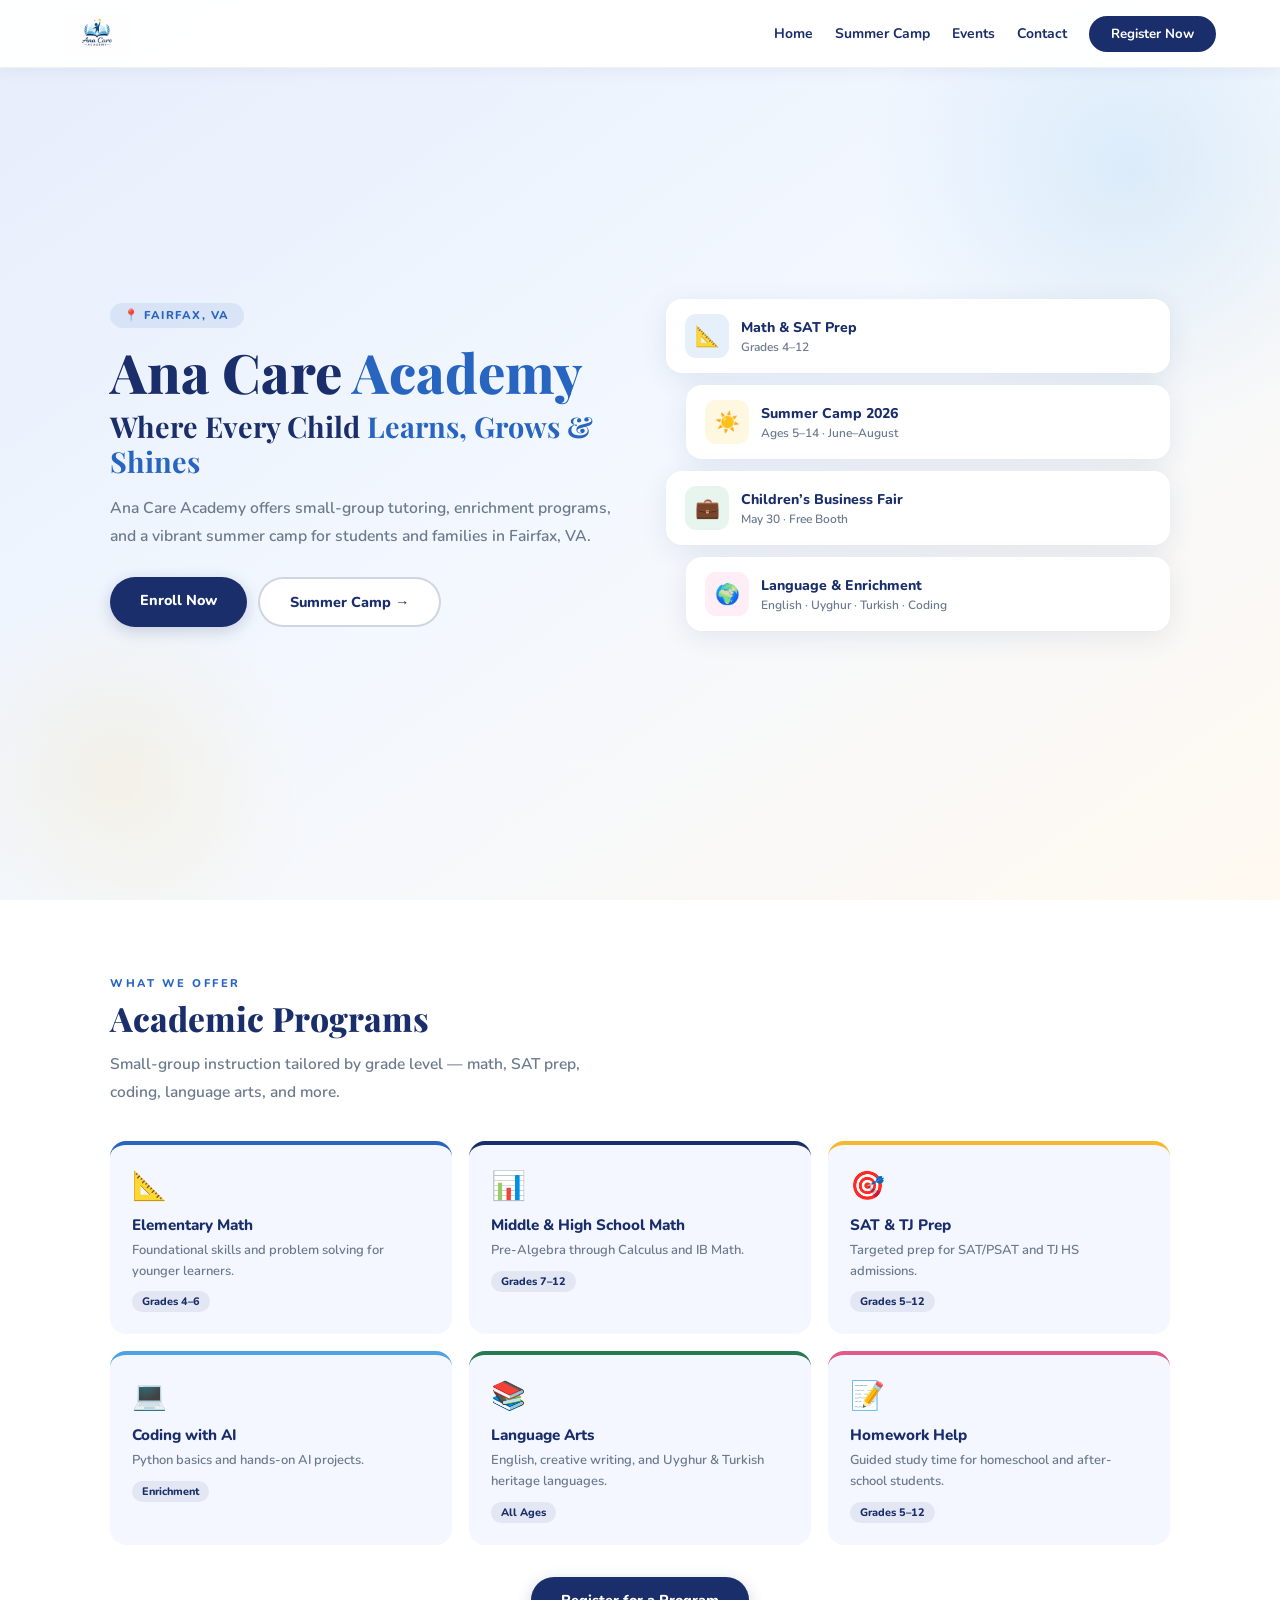
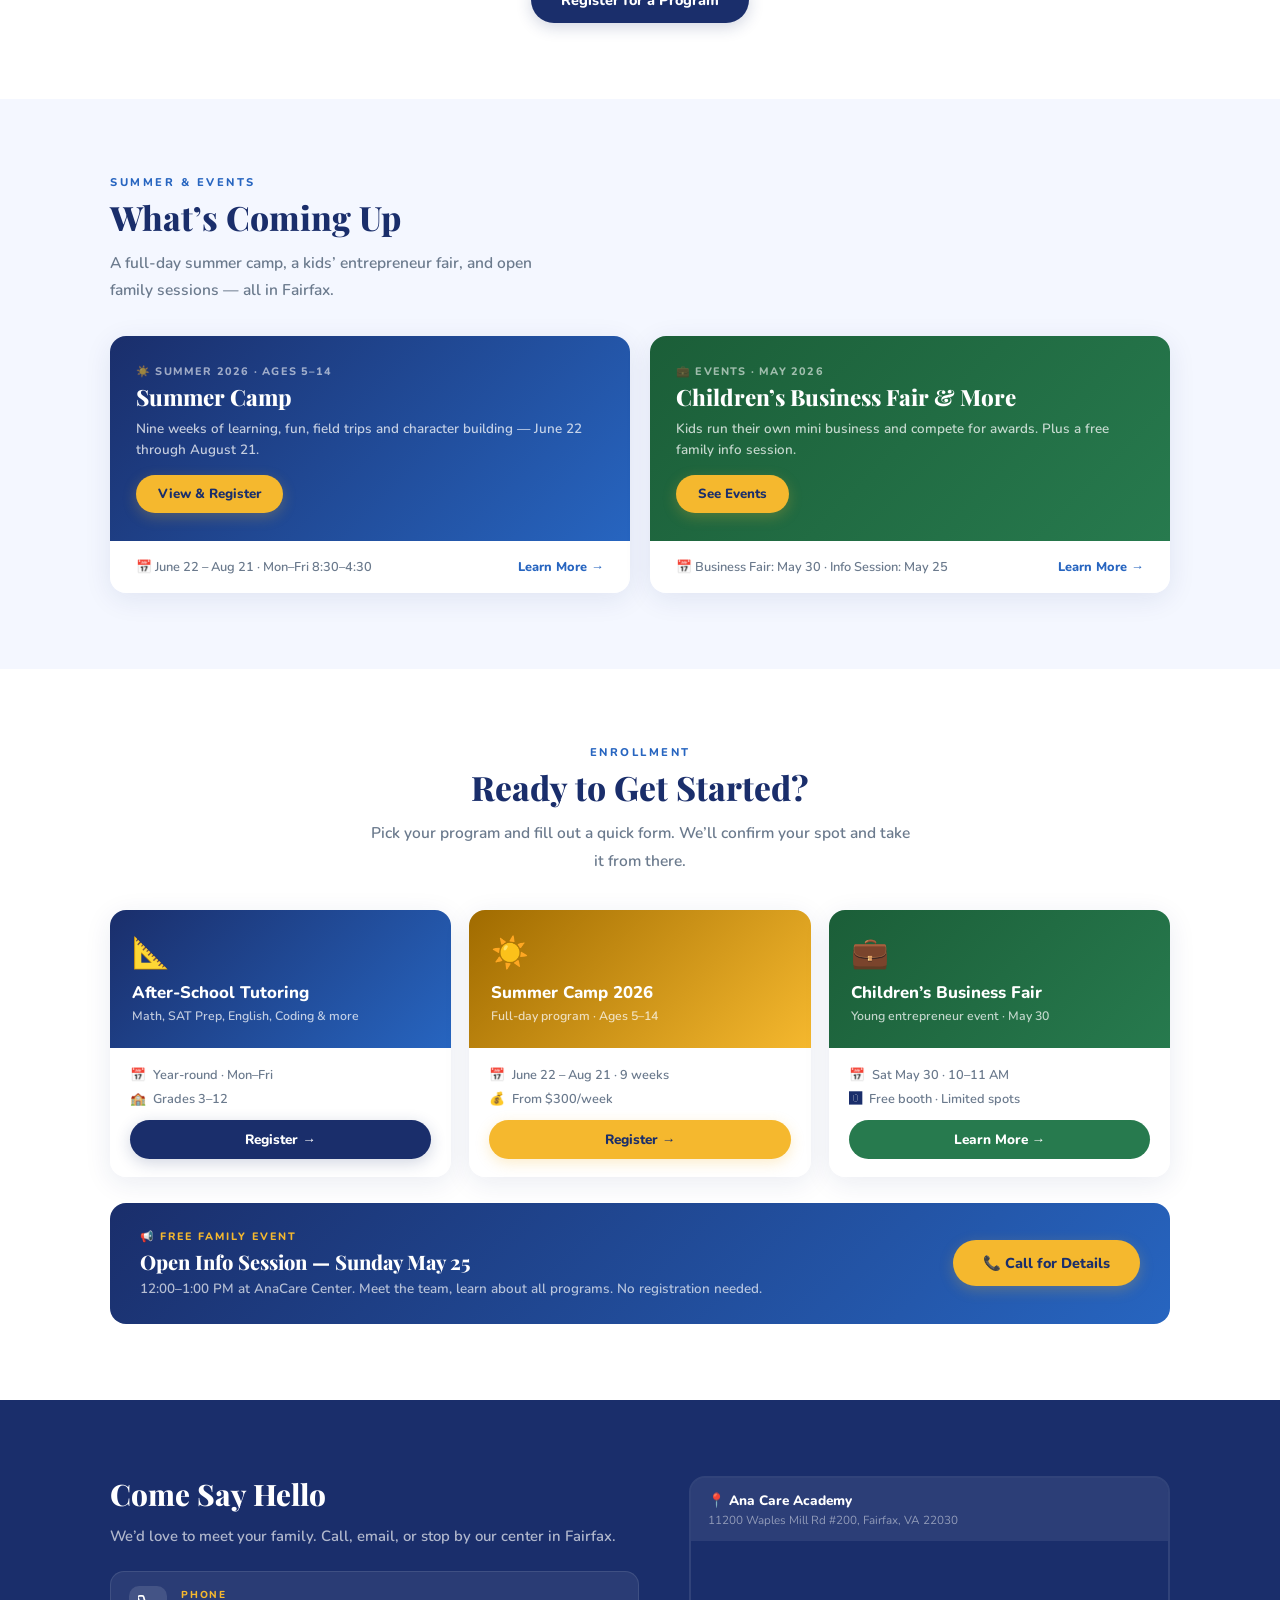
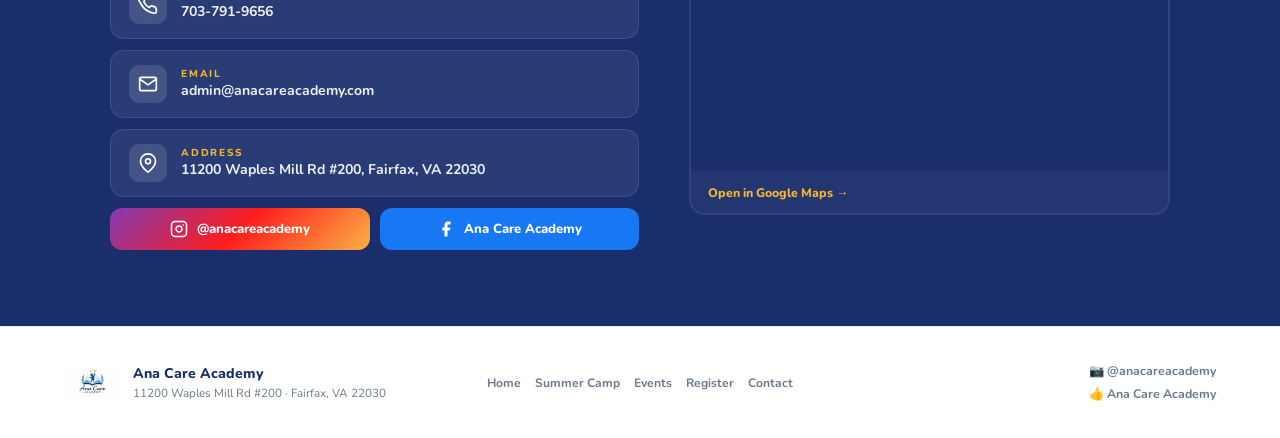
<file: index.html>
<!DOCTYPE html>
<html lang="en">
<head>
<meta charset="UTF-8"><meta name="viewport" content="width=device-width,initial-scale=1">
<title>Ana Care Academy – Fairfax, VA</title>
<link rel="preconnect" href="https://fonts.googleapis.com"><link href="https://fonts.googleapis.com/css2?family=Nunito:wght@400;600;700;800;900&family=Playfair+Display:wght@700;800&display=swap" rel="stylesheet">
<style>
*{box-sizing:border-box;margin:0;padding:0}html{scroll-behavior:smooth}
body{font-family:'Nunito',sans-serif;color:#1e2a3a;background:#fff;overflow-x:hidden}
:root{--navy:#1a2e6b;--blue:#2765c0;--gold:#f5b82e;--green:#277a4e;--light:#f4f7ff;--muted:#6b7a8d;--r:16px;--sh:0 6px 28px rgba(26,46,107,.09);--sh2:0 18px 50px rgba(26,46,107,.18)}
nav{position:fixed;top:0;left:0;right:0;z-index:999;height:68px;display:flex;align-items:center;justify-content:space-between;padding:0 5%;background:rgba(255,255,255,.96);backdrop-filter:blur(14px);border-bottom:1px solid rgba(26,46,107,.07);box-shadow:0 2px 16px rgba(26,46,107,.06)}
.brand img{height:44px;width:auto;display:block}
.nl{display:flex;align-items:center;gap:22px}
.nl a{text-decoration:none;color:var(--navy);font-weight:700;font-size:.87rem;transition:color .18s}
.nl a:hover{color:var(--blue)}
.cta{background:var(--navy)!important;color:#fff!important;padding:9px 22px;border-radius:50px;font-size:.83rem!important;transition:background .2s,transform .15s!important}
.cta:hover{background:var(--blue)!important;transform:translateY(-1px)}
.burger{display:none;flex-direction:column;gap:5px;background:none;border:none;cursor:pointer;padding:6px}
.burger span{display:block;width:22px;height:2px;background:var(--navy);border-radius:2px}
.nl.open{display:flex;flex-direction:column;position:fixed;top:68px;left:0;right:0;background:#fff;padding:20px 5%;gap:14px;box-shadow:0 10px 30px rgba(0,0,0,.1);z-index:998}
.nl.open a{padding:7px 0;border-bottom:1px solid rgba(0,0,0,.05);font-size:.95rem}
.nl.open .cta{text-align:center;border-radius:12px;padding:12px;border-bottom:none}
.btn{display:inline-block;padding:13px 30px;border-radius:50px;text-decoration:none;font-weight:800;font-size:.9rem;transition:all .2s;font-family:inherit;cursor:pointer;border:none}
.bn{background:var(--navy);color:#fff;box-shadow:0 4px 16px rgba(26,46,107,.2)}.bn:hover{background:var(--blue);transform:translateY(-2px)}
.bg{background:var(--gold);color:var(--navy);box-shadow:0 4px 14px rgba(245,184,46,.25)}.bg:hover{background:#e8a820;transform:translateY(-2px)}
.bo{background:#fff;color:var(--navy);border:2px solid rgba(26,46,107,.2)}.bo:hover{border-color:var(--blue);color:var(--blue);transform:translateY(-2px)}
.bv{background:var(--green);color:#fff}.bv:hover{background:#1f6040;transform:translateY(-2px)}
.bsm{padding:10px 22px;font-size:.83rem}
.sec{padding:76px 5%}.wrap{max-width:1060px;margin:0 auto}
.lbl{font-size:.7rem;font-weight:800;letter-spacing:2.5px;text-transform:uppercase;color:var(--blue);margin-bottom:7px}
.h2{font-family:'Playfair Display',serif;font-size:2.1rem;font-weight:800;color:var(--navy);line-height:1.2;margin-bottom:12px}
.sub{font-size:.97rem;color:var(--muted);font-weight:600;line-height:1.76}
.reveal{opacity:0;transform:translateY(20px);transition:opacity .5s ease,transform .5s ease}
.reveal.show{opacity:1;transform:none}
footer{background:#fff;border-top:1px solid rgba(26,46,107,.1);padding:36px 5%;display:grid;grid-template-columns:1fr auto 1fr;align-items:center;gap:20px}
.fl{display:flex;align-items:center;gap:12px}
.fl img{height:38px;width:auto}
.fn{font-weight:800;color:var(--navy);font-size:.88rem}.fa{color:var(--muted);font-size:.73rem;margin-top:2px}
.flinks{display:flex;gap:14px;justify-content:center;flex-wrap:wrap}
.flinks a{color:var(--muted);text-decoration:none;font-size:.76rem;font-weight:700;transition:color .18s}
.flinks a:hover{color:var(--blue)}
.fsoc{display:flex;flex-direction:column;gap:7px;align-items:flex-end}
.fsoc a{color:var(--muted);text-decoration:none;font-size:.77rem;font-weight:700;transition:color .18s}
.fsoc a:hover{color:var(--blue)}
@media(max-width:860px){.burger{display:flex}.nl:not(.open){display:none}footer{grid-template-columns:1fr;gap:16px}.fsoc{align-items:flex-start}}

.hero{min-height:100vh;display:flex;align-items:center;padding:100px 5% 70px;background:linear-gradient(145deg,#e6edfb,#f3f8ff 50%,#fff9f0);position:relative;overflow:hidden}
.hero::before{content:'';position:absolute;top:-100px;right:-120px;width:540px;height:540px;border-radius:50%;background:radial-gradient(circle,rgba(79,163,224,.15),transparent 68%)}
.hero::after{content:'';position:absolute;bottom:-80px;left:-80px;width:400px;height:400px;border-radius:50%;background:radial-gradient(circle,rgba(245,184,46,.11),transparent 68%)}
.hero-w{max-width:1060px;margin:0 auto;display:grid;grid-template-columns:1fr 1fr;gap:52px;align-items:center;position:relative;z-index:1;width:100%}
.pill{display:inline-flex;align-items:center;gap:6px;background:rgba(39,101,192,.1);color:var(--blue);padding:5px 14px;border-radius:50px;font-size:.71rem;font-weight:800;letter-spacing:1.5px;text-transform:uppercase;margin-bottom:15px}
.hero-brand{font-family:'Playfair Display',serif;font-size:3.4rem;font-weight:800;color:var(--navy);line-height:1.06;margin-bottom:8px}
.hero-brand em{font-style:normal;color:var(--blue)}
.hero h1{font-family:'Playfair Display',serif;font-size:1.8rem;font-weight:700;color:var(--navy);line-height:1.22;margin-bottom:16px}
.hero h1 em{font-style:normal;color:var(--blue)}
.hero-p{font-size:.98rem;color:var(--muted);line-height:1.78;margin-bottom:26px;font-weight:600}
.hbtns{display:flex;gap:11px;flex-wrap:wrap}
.fcards{display:flex;flex-direction:column;gap:12px}
.fc{background:#fff;border-radius:var(--r);padding:15px 19px;box-shadow:var(--sh);display:flex;align-items:center;gap:12px;transition:transform .3s,box-shadow .3s;opacity:0;animation:fIn .5s ease forwards}
.fc:nth-child(1){animation-delay:.15s}.fc:nth-child(2){animation-delay:.28s;margin-left:20px}.fc:nth-child(3){animation-delay:.41s}.fc:nth-child(4){animation-delay:.54s;margin-left:20px}
@keyframes fIn{from{opacity:0;transform:translateY(16px)}to{opacity:1;transform:none}}
.fc:hover{transform:translateY(-4px);box-shadow:var(--sh2)}
.fci{width:44px;height:44px;border-radius:11px;display:flex;align-items:center;justify-content:center;font-size:20px;flex-shrink:0}
.bb{background:#e6f0fb}.by{background:#fff8e1}.bgr{background:#e8f5ee}.bp{background:#ffeef5}
.fc h3{font-size:.88rem;font-weight:800;color:var(--navy);margin-bottom:2px}
.fc p{font-size:.75rem;color:var(--muted);font-weight:600}
.pgrid{display:grid;grid-template-columns:repeat(3,1fr);gap:17px}
.pg{background:var(--light);border-radius:var(--r);padding:22px;border-top:4px solid transparent;transition:transform .3s,box-shadow .3s}
.pg:hover{transform:translateY(-4px);box-shadow:var(--sh)}
.pg.p1{border-color:var(--blue)}.pg.p2{border-color:var(--navy)}.pg.p3{border-color:var(--gold)}.pg.p4{border-color:#4fa3e0}.pg.p5{border-color:var(--green)}.pg.p6{border-color:#e05b8a}
.pg .pi{font-size:1.75rem;margin-bottom:10px;display:block}
.pg h3{font-size:.95rem;font-weight:800;color:var(--navy);margin-bottom:5px}
.pg p{font-size:.81rem;color:var(--muted);font-weight:600;line-height:1.6}
.pg .pt{display:inline-block;margin-top:10px;background:rgba(26,46,107,.08);color:var(--navy);font-size:.68rem;font-weight:800;padding:3px 10px;border-radius:50px}
.pvgrid{display:grid;grid-template-columns:1fr 1fr;gap:20px}
.pv{border-radius:var(--r);overflow:hidden;text-decoration:none;display:block;box-shadow:var(--sh);transition:transform .3s,box-shadow .3s}
.pv:hover{transform:translateY(-5px);box-shadow:var(--sh2)}
.pv-t{padding:28px 26px}
.pv-t.nb{background:linear-gradient(135deg,var(--navy),var(--blue))}
.pv-t.gn{background:linear-gradient(135deg,#1b5e38,var(--green))}
.pv-ey{font-size:.68rem;font-weight:800;letter-spacing:1.2px;text-transform:uppercase;color:rgba(255,255,255,.58);margin-bottom:5px}
.pv h3{font-family:'Playfair Display',serif;font-size:1.4rem;font-weight:800;color:#fff;line-height:1.2;margin-bottom:7px}
.pv .pvsub{font-size:.84rem;color:rgba(255,255,255,.74);font-weight:600;margin-bottom:15px;line-height:1.58}
.pv-b{background:#fff;padding:17px 26px;display:flex;align-items:center;justify-content:space-between}
.pv-b p{font-size:.8rem;color:var(--muted);font-weight:600}
.pv-arr{font-size:.8rem;font-weight:800;color:var(--blue)}
.rgrid{display:grid;grid-template-columns:repeat(3,1fr);gap:18px}
.rc{border-radius:var(--r);overflow:hidden;box-shadow:var(--sh);transition:transform .3s,box-shadow .3s}
.rc:hover{transform:translateY(-4px);box-shadow:var(--sh2)}
.rc-t{padding:22px}
.rc-t.nb{background:linear-gradient(135deg,var(--navy),var(--blue))}
.rc-t.ab{background:linear-gradient(135deg,#a06b00,var(--gold))}
.rc-t.gr{background:linear-gradient(135deg,#1b5e38,var(--green))}
.rc .ri{font-size:1.9rem;display:block;margin-bottom:9px}
.rc-t h3{font-size:1.05rem;font-weight:800;color:#fff;line-height:1.2;margin-bottom:4px}
.rc-t p{font-size:.77rem;color:rgba(255,255,255,.72);font-weight:600;line-height:1.5}
.rc-b{background:#fff;padding:18px 20px}
.rd{display:flex;align-items:center;gap:7px;font-size:.8rem;font-weight:700;color:var(--navy);margin-bottom:6px}
.rd span{color:var(--muted);font-weight:600}
.rc-b .btn{display:block;text-align:center;margin-top:12px;font-size:.85rem;padding:10px 18px}
.ci{display:flex;align-items:center;gap:14px;background:rgba(255,255,255,.07);border:1px solid rgba(255,255,255,.1);border-radius:14px;padding:14px 18px;margin-bottom:11px;text-decoration:none;transition:background .2s}
.ci:hover{background:rgba(255,255,255,.12)}
.cico{width:38px;height:38px;border-radius:10px;background:rgba(255,255,255,.12);display:flex;align-items:center;justify-content:center;font-size:17px;flex-shrink:0;color:#fff}
.ci-text{display:flex;flex-direction:column;gap:1px}
.ci-text strong{display:block;font-size:.63rem;font-weight:800;letter-spacing:1.8px;text-transform:uppercase;color:var(--gold)}
.ci-text span{font-size:.88rem;font-weight:700;color:rgba(255,255,255,.92);line-height:1.3}
.ci:hover .ci-text span{color:var(--gold)}
.soc{display:flex;gap:10px;margin-top:6px}
.soc-btn{flex:1;display:flex;align-items:center;justify-content:center;gap:9px;border-radius:12px;padding:12px 16px;text-decoration:none;color:#fff;font-size:.82rem;font-weight:800;transition:all .2s}
.soc-btn:hover{transform:translateY(-2px);opacity:.9}
.soc-ig{background:linear-gradient(135deg,#833ab4,#fd1d1d,#fcb045)}
.soc-fb{background:#1877f2}
.cgrid{display:grid;grid-template-columns:1.1fr 1fr;gap:50px;align-items:start}
.mapbox{border-radius:var(--r);overflow:hidden;border:2px solid rgba(255,255,255,.1)}
.mhd{background:rgba(255,255,255,.08);padding:13px 17px}
.mhd h4{color:#fff;font-size:.85rem;font-weight:800;margin-bottom:2px}
.mhd p{color:rgba(255,255,255,.48);font-size:.73rem}
.mapbox iframe{width:100%;height:230px;border:none;display:block}
.mft{background:rgba(255,255,255,.04);padding:10px 17px}
.mft a{color:var(--gold);font-size:.77rem;font-weight:800;text-decoration:none}
@media(max-width:860px){.hero-w,.pvgrid,.rgrid,.cgrid{grid-template-columns:1fr;gap:26px}.fcards{display:none}.hero-brand{font-size:2.5rem}.hero h1{font-size:1.5rem}.pgrid{grid-template-columns:1fr 1fr}}
@media(max-width:560px){.pgrid{grid-template-columns:1fr}}
</style>
</head>
<body>
<nav>
<a href="index.html" class="brand"><img src="[data-uri]" alt="Ana Care Academy"></a>
<div class="nl" id="nl">
  <a href="index.html">Home</a>
  <a href="summer.html">Summer Camp</a>
  <a href="events.html">Events</a>
  <a href="index.html#contact">Contact</a>
  <a href="index.html#register" class="cta">Register Now</a>
</div>
<button class="burger" onclick="document.getElementById('nl').classList.toggle('open')" aria-label="menu"><span></span><span></span><span></span></button>
</nav>

<section class="hero" id="home">
<div class="hero-w">
  <div>
    <div class="pill">&#128205; Fairfax, VA</div>
    <div class="hero-brand">Ana Care <em>Academy</em></div>
    <h1>Where Every Child <em>Learns, Grows &amp; Shines</em></h1>
    <p class="hero-p">Ana Care Academy offers small-group tutoring, enrichment programs, and a vibrant summer camp for students and families in Fairfax, VA.</p>
    <div class="hbtns">
      <a href="#register" class="btn bn">Enroll Now</a>
      <a href="summer.html" class="btn bo">Summer Camp &rarr;</a>
    </div>
  </div>
  <div class="fcards">
    <div class="fc"><div class="fci bb">&#128208;</div><div><h3>Math &amp; SAT Prep</h3><p>Grades 4&ndash;12</p></div></div>
    <div class="fc"><div class="fci by">&#9728;&#65039;</div><div><h3>Summer Camp 2026</h3><p>Ages 5&ndash;14 &middot; June&ndash;August</p></div></div>
    <div class="fc"><div class="fci bgr">&#128188;</div><div><h3>Children&rsquo;s Business Fair</h3><p>May 30 &middot; Free Booth</p></div></div>
    <div class="fc"><div class="fci bp">&#127757;</div><div><h3>Language &amp; Enrichment</h3><p>English &middot; Uyghur &middot; Turkish &middot; Coding</p></div></div>
  </div>
</div>
</section>

<section class="sec" id="programs" style="background:#fff">
<div class="wrap">
  <div style="margin-bottom:36px">
    <div class="lbl">What We Offer</div>
    <div class="h2">Academic Programs</div>
    <p class="sub" style="max-width:500px">Small-group instruction tailored by grade level &mdash; math, SAT prep, coding, language arts, and more.</p>
  </div>
  <div class="pgrid">
    <div class="pg p1 reveal"><span class="pi">&#128208;</span><h3>Elementary Math</h3><p>Foundational skills and problem solving for younger learners.</p><span class="pt">Grades 4&ndash;6</span></div>
    <div class="pg p2 reveal"><span class="pi">&#128202;</span><h3>Middle &amp; High School Math</h3><p>Pre-Algebra through Calculus and IB Math.</p><span class="pt">Grades 7&ndash;12</span></div>
    <div class="pg p3 reveal"><span class="pi">&#127919;</span><h3>SAT &amp; TJ Prep</h3><p>Targeted prep for SAT/PSAT and TJ HS admissions.</p><span class="pt">Grades 5&ndash;12</span></div>
    <div class="pg p4 reveal"><span class="pi">&#128187;</span><h3>Coding with AI</h3><p>Python basics and hands-on AI projects.</p><span class="pt">Enrichment</span></div>
    <div class="pg p5 reveal"><span class="pi">&#128218;</span><h3>Language Arts</h3><p>English, creative writing, and Uyghur &amp; Turkish heritage languages.</p><span class="pt">All Ages</span></div>
    <div class="pg p6 reveal"><span class="pi">&#128221;</span><h3>Homework Help</h3><p>Guided study time for homeschool and after-school students.</p><span class="pt">Grades 5&ndash;12</span></div>
  </div>
  <div style="text-align:center;margin-top:32px"><a href="#register" class="btn bn">Register for a Program</a></div>
</div>
</section>

<section class="sec" style="background:var(--light)">
<div class="wrap">
  <div style="margin-bottom:32px">
    <div class="lbl">Summer &amp; Events</div>
    <div class="h2">What&rsquo;s Coming Up</div>
    <p class="sub" style="max-width:460px">A full-day summer camp, a kids&rsquo; entrepreneur fair, and open family sessions &mdash; all in Fairfax.</p>
  </div>
  <div class="pvgrid">
    <a href="summer.html" class="pv reveal">
      <div class="pv-t nb">
        <div class="pv-ey">&#9728;&#65039; Summer 2026 &middot; Ages 5&ndash;14</div>
        <h3>Summer Camp</h3>
        <p class="pvsub">Nine weeks of learning, fun, field trips and character building &mdash; June 22 through August 21.</p>
        <span class="btn bg bsm">View &amp; Register</span>
      </div>
      <div class="pv-b"><p>&#128197; June 22 &ndash; Aug 21 &middot; Mon&ndash;Fri 8:30&ndash;4:30</p><span class="pv-arr">Learn More &rarr;</span></div>
    </a>
    <a href="events.html" class="pv reveal">
      <div class="pv-t gn">
        <div class="pv-ey">&#128188; Events &middot; May 2026</div>
        <h3>Children&rsquo;s Business Fair &amp; More</h3>
        <p class="pvsub">Kids run their own mini business and compete for awards. Plus a free family info session.</p>
        <span class="btn bg bsm">See Events</span>
      </div>
      <div class="pv-b"><p>&#128197; Business Fair: May 30 &middot; Info Session: May 25</p><span class="pv-arr">Learn More &rarr;</span></div>
    </a>
  </div>
</div>
</section>

<section class="sec" id="register" style="background:#fff">
<div class="wrap">
  <div style="text-align:center;max-width:540px;margin:0 auto 36px">
    <div class="lbl">Enrollment</div>
    <div class="h2">Ready to Get Started?</div>
    <p class="sub" style="text-align:center;margin:0 auto">Pick your program and fill out a quick form. We&rsquo;ll confirm your spot and take it from there.</p>
  </div>
  <div class="rgrid">
    <div class="rc reveal">
      <div class="rc-t nb"><span class="ri">&#128208;</span><h3>After-School Tutoring</h3><p>Math, SAT Prep, English, Coding &amp; more</p></div>
      <div class="rc-b">
        <div class="rd">&#128197; <span>Year-round &middot; Mon&ndash;Fri</span></div>
        <div class="rd">&#127979; <span>Grades 3&ndash;12</span></div>
        <a href="https://docs.google.com/forms/d/e/1FAIpQLSexgaDTMZ_hVwc-qKw_LA9c73lYytgW4E8KZPD-fIB5FT2LLA/viewform" target="_blank" class="btn bn">Register &rarr;</a>
      </div>
    </div>
    <div class="rc reveal">
      <div class="rc-t ab"><span class="ri">&#9728;&#65039;</span><h3>Summer Camp 2026</h3><p>Full-day program &middot; Ages 5&ndash;14</p></div>
      <div class="rc-b">
        <div class="rd">&#128197; <span>June 22 &ndash; Aug 21 &middot; 9 weeks</span></div>
        <div class="rd">&#128176; <span>From $300/week</span></div>
        <a href="https://docs.google.com/forms/d/e/1FAIpQLSc8UFLsCTX-zrltK-yMNC4wasczCI74myGQXoVjhv8cxeM1iQ/viewform" target="_blank" class="btn bg">Register &rarr;</a>
      </div>
    </div>
    <div class="rc reveal">
      <div class="rc-t gr"><span class="ri">&#128188;</span><h3>Children&rsquo;s Business Fair</h3><p>Young entrepreneur event &middot; May 30</p></div>
      <div class="rc-b">
        <div class="rd">&#128197; <span>Sat May 30 &middot; 10&ndash;11 AM</span></div>
        <div class="rd">&#127358; <span>Free booth &middot; Limited spots</span></div>
        <a href="events.html#fair" class="btn bv">Learn More &rarr;</a>
      </div>
    </div>
  </div>
  <div style="margin-top:26px;background:linear-gradient(135deg,var(--navy),var(--blue));border-radius:var(--r);padding:26px 30px;display:flex;align-items:center;justify-content:space-between;flex-wrap:wrap;gap:14px">
    <div>
      <p style="font-size:.67rem;font-weight:800;letter-spacing:2px;text-transform:uppercase;color:var(--gold);margin-bottom:4px">&#128226; Free Family Event</p>
      <h3 style="font-family:'Playfair Display',serif;font-size:1.25rem;color:#fff;font-weight:800;margin-bottom:4px">Open Info Session &mdash; Sunday May 25</h3>
      <p style="font-size:.84rem;color:rgba(255,255,255,.68);font-weight:600">12:00&ndash;1:00 PM at AnaCare Center. Meet the team, learn about all programs. No registration needed.</p>
    </div>
    <a href="tel:7037919656" class="btn bg">&#128222; Call for Details</a>
  </div>
</div>
</section>

<section class="sec" id="contact" style="background:var(--navy);color:#fff">
<div class="wrap cgrid">
  <div>
    <h2 style="font-family:'Playfair Display',serif;font-size:1.85rem;font-weight:800;color:#fff;margin-bottom:12px;line-height:1.2">Come Say Hello</h2>
    <p style="font-size:.93rem;color:rgba(255,255,255,.66);font-weight:600;line-height:1.75;margin-bottom:22px">We&rsquo;d love to meet your family. Call, email, or stop by our center in Fairfax.</p>
    <a href="tel:7037919656" class="ci" style="cursor:pointer">
      <div class="cico">
        <svg width="20" height="20" viewBox="0 0 24 24" fill="none" stroke="currentColor" stroke-width="2" stroke-linecap="round" stroke-linejoin="round"><path d="M22 16.92v3a2 2 0 01-2.18 2 19.79 19.79 0 01-8.63-3.07A19.5 19.5 0 013.07 9.81 19.79 19.79 0 01.01 3.18a2 2 0 012-2.18h3a2 2 0 012 1.72c.127.96.361 1.903.7 2.81a2 2 0 01-.45 2.11L6.91 8.37a16 16 0 006.72 6.72l1.13-1.35a2 2 0 012.11-.45c.907.339 1.85.573 2.81.7a2 2 0 011.72 2z"/></svg>
      </div>
      <div class="ci-text"><strong>Phone</strong><span>703-791-9656</span></div>
    </a>
    <a href="mailto:admin@anacareacademy.com" class="ci" style="cursor:pointer">
      <div class="cico">
        <svg width="20" height="20" viewBox="0 0 24 24" fill="none" stroke="currentColor" stroke-width="2" stroke-linecap="round" stroke-linejoin="round"><path d="M4 4h16c1.1 0 2 .9 2 2v12c0 1.1-.9 2-2 2H4c-1.1 0-2-.9-2-2V6c0-1.1.9-2 2-2z"/><polyline points="22,6 12,13 2,6"/></svg>
      </div>
      <div class="ci-text"><strong>Email</strong><span>admin@anacareacademy.com</span></div>
    </a>
    <div class="ci" style="cursor:default">
      <div class="cico">
        <svg width="20" height="20" viewBox="0 0 24 24" fill="none" stroke="currentColor" stroke-width="2" stroke-linecap="round" stroke-linejoin="round"><path d="M21 10c0 7-9 13-9 13s-9-6-9-13a9 9 0 0118 0z"/><circle cx="12" cy="10" r="3"/></svg>
      </div>
      <div class="ci-text"><strong>Address</strong><span>11200 Waples Mill Rd #200, Fairfax, VA 22030</span></div>
    </div>
    <div class="soc">
      <a href="https://www.instagram.com/anacareacademy" target="_blank" class="soc-btn soc-ig">
        <svg width="18" height="18" viewBox="0 0 24 24" fill="none" stroke="currentColor" stroke-width="2" stroke-linecap="round" stroke-linejoin="round"><rect x="2" y="2" width="20" height="20" rx="5" ry="5"/><path d="M16 11.37A4 4 0 1112.63 8 4 4 0 0116 11.37z"/><line x1="17.5" y1="6.5" x2="17.51" y2="6.5"/></svg>
        @anacareacademy
      </a>
      <a href="https://www.facebook.com/AnaCareAcademy" target="_blank" class="soc-btn soc-fb">
        <svg width="18" height="18" viewBox="0 0 24 24" fill="currentColor"><path d="M18 2h-3a5 5 0 00-5 5v3H7v4h3v8h4v-8h3l1-4h-4V7a1 1 0 011-1h3z"/></svg>
        Ana Care Academy
      </a>
    </div>
  </div>
  <div class="mapbox">
    <div class="mhd"><h4>&#128205; Ana Care Academy</h4><p>11200 Waples Mill Rd #200, Fairfax, VA 22030</p></div>
    <iframe loading="lazy" allowfullscreen referrerpolicy="no-referrer-when-downgrade"
      src="https://www.google.com/maps/embed?pb=!1m18!1m12!1m3!1d3106.9!2d-77.3114!3d38.8493!2m3!1f0!2f0!3f0!3m2!1i1024!2i768!4f13.1!3m3!1m2!1s0x0%3A0x0!2s11200+Waples+Mill+Rd+%23200%2C+Fairfax%2C+VA+22030!5e0!3m2!1sen!2sus!4v1">
    </iframe>
    <div class="mft"><a href="https://maps.google.com/?q=11200+Waples+Mill+Rd+200+Fairfax+VA+22030" target="_blank">Open in Google Maps &rarr;</a></div>
  </div>
</div>
</section>

<footer>
<div class="fl"><img src="[data-uri]" alt="Ana Care Academy"><div><p class="fn">Ana Care Academy</p><p class="fa">11200 Waples Mill Rd #200 &middot; Fairfax, VA 22030</p></div></div>
<div class="flinks"><a href="index.html">Home</a><a href="summer.html">Summer Camp</a><a href="events.html">Events</a><a href="index.html#register">Register</a><a href="index.html#contact">Contact</a></div>
<div class="fsoc"><a href="https://www.instagram.com/anacareacademy" target="_blank">&#128247; @anacareacademy</a><a href="https://www.facebook.com/AnaCareAcademy" target="_blank">&#128077; Ana Care Academy</a></div>
</footer>
<script>const o=new IntersectionObserver(e=>e.forEach(x=>{if(x.isIntersecting)x.target.classList.add("show")}),{threshold:.1});document.querySelectorAll(".reveal").forEach(x=>o.observe(x));</script>
</body></html>
</file>
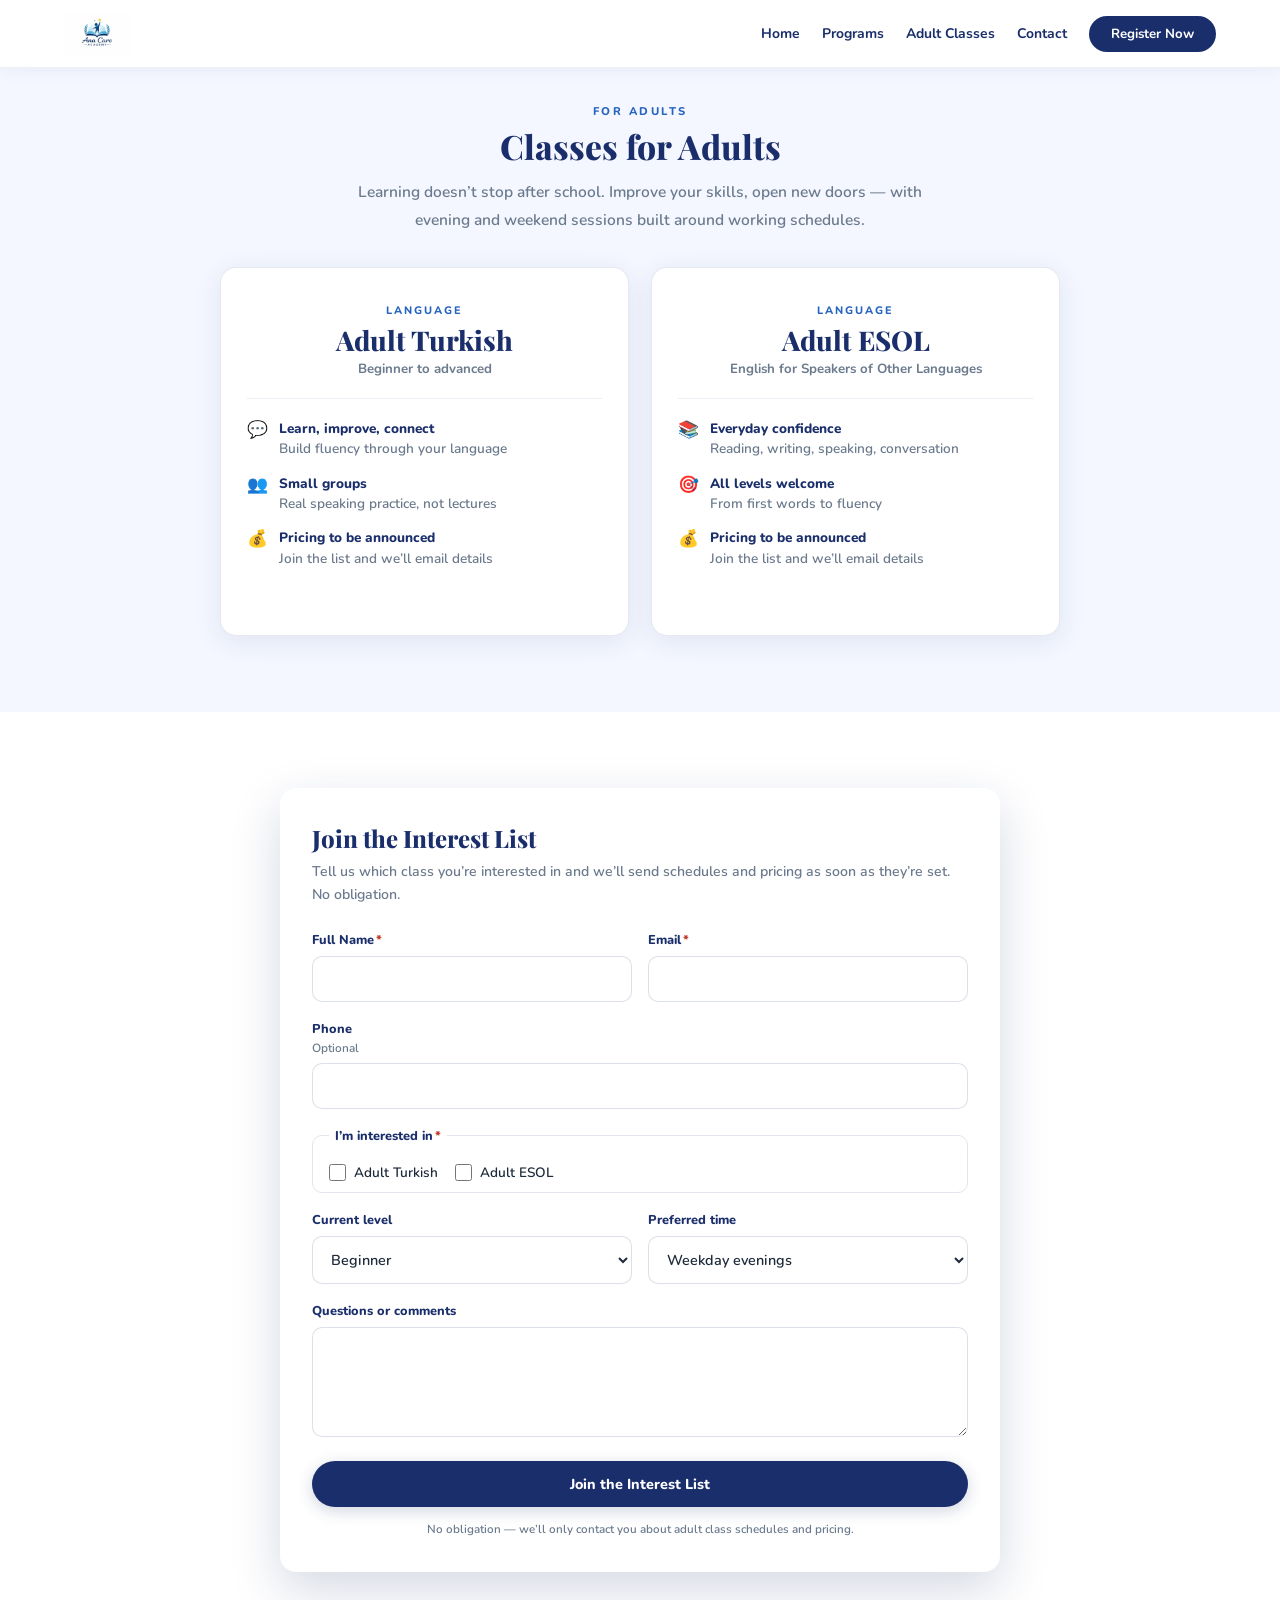
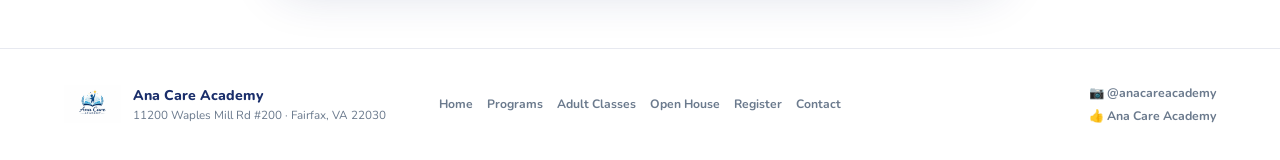
<file: adult-classes.html>
<!DOCTYPE html>
<html lang="en">
<head>
<meta charset="UTF-8"><meta name="viewport" content="width=device-width,initial-scale=1">
<title>Adult Classes | Ana Care Academy</title>
<meta name="description" content="Adult Turkish and ESOL classes at Ana Care Academy in Fairfax, VA. Beginner to advanced, evenings and weekends. Join the interest list.">
<link rel="preconnect" href="https://fonts.googleapis.com"><link href="https://fonts.googleapis.com/css2?family=Nunito:wght@400;600;700;800;900&family=Playfair+Display:wght@700;800&display=swap" rel="stylesheet">
<style>
*{box-sizing:border-box;margin:0;padding:0}html{scroll-behavior:smooth}
body{font-family:'Nunito',sans-serif;color:#1e2a3a;background:#fff;overflow-x:hidden}
:root{--navy:#1a2e6b;--blue:#2765c0;--gold:#f5b82e;--green:#277a4e;--light:#f4f7ff;--muted:#6b7a8d;--r:16px;--sh:0 6px 28px rgba(26,46,107,.09);--sh2:0 18px 50px rgba(26,46,107,.18)}
nav{position:fixed;top:0;left:0;right:0;z-index:999;height:68px;display:flex;align-items:center;justify-content:space-between;padding:0 5%;background:rgba(255,255,255,.96);backdrop-filter:blur(14px);border-bottom:1px solid rgba(26,46,107,.07);box-shadow:0 2px 16px rgba(26,46,107,.06)}
.brand img{height:44px;width:auto;display:block}
.nl{display:flex;align-items:center;gap:22px}
.nl a{text-decoration:none;color:var(--navy);font-weight:700;font-size:.87rem;transition:color .18s}
.nl a:hover{color:var(--blue)}
.cta{background:var(--navy)!important;color:#fff!important;padding:9px 22px;border-radius:50px;font-size:.83rem!important;transition:background .2s,transform .15s!important}
.cta:hover{background:var(--blue)!important;transform:translateY(-1px)}
.burger{display:none;flex-direction:column;gap:5px;background:none;border:none;cursor:pointer;padding:6px}
.burger span{display:block;width:22px;height:2px;background:var(--navy);border-radius:2px}
.nl.open{display:flex;flex-direction:column;position:fixed;top:68px;left:0;right:0;background:#fff;padding:20px 5%;gap:14px;box-shadow:0 10px 30px rgba(0,0,0,.1);z-index:998}
.nl.open a{padding:7px 0;border-bottom:1px solid rgba(0,0,0,.05);font-size:.95rem}
.nl.open .cta{text-align:center;border-radius:12px;padding:12px;border-bottom:none}
.btn{display:inline-block;padding:13px 30px;border-radius:50px;text-decoration:none;font-weight:800;font-size:.9rem;transition:all .2s;font-family:inherit;cursor:pointer;border:none}
.bn{background:var(--navy);color:#fff;box-shadow:0 4px 16px rgba(26,46,107,.2)}.bn:hover{background:var(--blue);transform:translateY(-2px)}
.bg{background:var(--gold);color:var(--navy);box-shadow:0 4px 14px rgba(245,184,46,.25)}.bg:hover{background:#e8a820;transform:translateY(-2px)}
.bo{background:#fff;color:var(--navy);border:2px solid rgba(26,46,107,.2)}.bo:hover{border-color:var(--blue);color:var(--blue);transform:translateY(-2px)}
.bv{background:var(--green);color:#fff}.bv:hover{background:#1f6040;transform:translateY(-2px)}
.bsm{padding:10px 22px;font-size:.83rem}
.sec{padding:76px 5%}.wrap{max-width:1060px;margin:0 auto}
.lbl{font-size:.7rem;font-weight:800;letter-spacing:2.5px;text-transform:uppercase;color:var(--blue);margin-bottom:7px}
.h2{font-family:'Playfair Display',serif;font-size:2.1rem;font-weight:800;color:var(--navy);line-height:1.2;margin-bottom:12px}
.sub{font-size:.97rem;color:var(--muted);font-weight:600;line-height:1.76}
.reveal{opacity:0;transform:translateY(20px);transition:opacity .5s ease,transform .5s ease}
.reveal.show{opacity:1;transform:none}
footer{background:#fff;border-top:1px solid rgba(26,46,107,.1);padding:36px 5%;display:grid;grid-template-columns:1fr auto 1fr;align-items:center;gap:20px}
.fl{display:flex;align-items:center;gap:12px}
.fl img{height:38px;width:auto}
.fn{font-weight:800;color:var(--navy);font-size:.88rem}.fa{color:var(--muted);font-size:.73rem;margin-top:2px}
.flinks{display:flex;gap:14px;justify-content:center;flex-wrap:wrap}
.flinks a{color:var(--muted);text-decoration:none;font-size:.76rem;font-weight:700;transition:color .18s}
.flinks a:hover{color:var(--blue)}
.fsoc{display:flex;flex-direction:column;gap:7px;align-items:flex-end}
.fsoc a{color:var(--muted);text-decoration:none;font-size:.77rem;font-weight:700;transition:color .18s}
.fsoc a:hover{color:var(--blue)}
@media(max-width:860px){.burger{display:flex}.nl:not(.open){display:none}footer{grid-template-columns:1fr;gap:16px}.fsoc{align-items:flex-start}}

.hero{min-height:100vh;display:flex;align-items:center;padding:100px 5% 70px;background:linear-gradient(145deg,#e6edfb,#f3f8ff 50%,#fff9f0);position:relative;overflow:hidden}
.hero::before{content:'';position:absolute;top:-100px;right:-120px;width:540px;height:540px;border-radius:50%;background:radial-gradient(circle,rgba(79,163,224,.15),transparent 68%)}
.hero::after{content:'';position:absolute;bottom:-80px;left:-80px;width:400px;height:400px;border-radius:50%;background:radial-gradient(circle,rgba(245,184,46,.11),transparent 68%)}
.hero-w{max-width:1060px;margin:0 auto;display:grid;grid-template-columns:1fr 1fr;gap:52px;align-items:center;position:relative;z-index:1;width:100%}
.pill{display:inline-flex;align-items:center;gap:6px;background:rgba(39,101,192,.1);color:var(--blue);padding:5px 14px;border-radius:50px;font-size:.71rem;font-weight:800;letter-spacing:1.5px;text-transform:uppercase;margin-bottom:15px}
.hero-brand{font-family:'Playfair Display',serif;font-size:3.4rem;font-weight:800;color:var(--navy);line-height:1.06;margin-bottom:8px}
.hero-brand em{font-style:normal;color:var(--blue)}
.hero h1{font-family:'Playfair Display',serif;font-size:1.8rem;font-weight:700;color:var(--navy);line-height:1.22;margin-bottom:16px}
.hero h1 em{font-style:normal;color:var(--blue)}
.hero-p{font-size:.98rem;color:var(--muted);line-height:1.78;margin-bottom:26px;font-weight:600}
.hbtns{display:flex;gap:11px;flex-wrap:wrap}
.fcards{display:flex;flex-direction:column;gap:12px}
.fc{background:#fff;border-radius:var(--r);padding:15px 19px;box-shadow:var(--sh);display:flex;align-items:center;gap:12px;transition:transform .3s,box-shadow .3s;opacity:0;animation:fIn .5s ease forwards}
.fc:nth-child(1){animation-delay:.15s}.fc:nth-child(2){animation-delay:.28s;margin-left:20px}.fc:nth-child(3){animation-delay:.41s}.fc:nth-child(4){animation-delay:.54s;margin-left:20px}
@keyframes fIn{from{opacity:0;transform:translateY(16px)}to{opacity:1;transform:none}}
.fc:hover{transform:translateY(-4px);box-shadow:var(--sh2)}
.fci{width:44px;height:44px;border-radius:11px;display:flex;align-items:center;justify-content:center;font-size:20px;flex-shrink:0}
.bb{background:#e6f0fb}.by{background:#fff8e1}.bgr{background:#e8f5ee}.bp{background:#ffeef5}
.fc h3{font-size:.88rem;font-weight:800;color:var(--navy);margin-bottom:2px}
.fc p{font-size:.75rem;color:var(--muted);font-weight:600}
.pgrid{display:grid;grid-template-columns:repeat(3,1fr);gap:17px}
.pg{background:var(--light);border-radius:var(--r);padding:22px;border-top:4px solid transparent;transition:transform .3s,box-shadow .3s}
.pg:hover{transform:translateY(-4px);box-shadow:var(--sh)}
.pg.p1{border-color:var(--blue)}.pg.p2{border-color:var(--navy)}.pg.p3{border-color:var(--gold)}.pg.p4{border-color:#4fa3e0}.pg.p5{border-color:var(--green)}.pg.p6{border-color:#e05b8a}
.pg .pi{font-size:1.75rem;margin-bottom:10px;display:block}
.pg h3{font-size:.95rem;font-weight:800;color:var(--navy);margin-bottom:5px}
.pg p{font-size:.81rem;color:var(--muted);font-weight:600;line-height:1.6}
.pg .pt{display:inline-block;margin-top:10px;background:rgba(26,46,107,.08);color:var(--navy);font-size:.68rem;font-weight:800;padding:3px 10px;border-radius:50px}
.pvgrid{display:grid;grid-template-columns:1fr 1fr;gap:20px}
.pv{border-radius:var(--r);overflow:hidden;text-decoration:none;display:block;box-shadow:var(--sh);transition:transform .3s,box-shadow .3s}
.pv:hover{transform:translateY(-5px);box-shadow:var(--sh2)}
.pv-t{padding:28px 26px}
.pv-t.nb{background:linear-gradient(135deg,var(--navy),var(--blue))}
.pv-t.gn{background:linear-gradient(135deg,#1b5e38,var(--green))}
.pv-ey{font-size:.68rem;font-weight:800;letter-spacing:1.2px;text-transform:uppercase;color:rgba(255,255,255,.58);margin-bottom:5px}
.pv h3{font-family:'Playfair Display',serif;font-size:1.4rem;font-weight:800;color:#fff;line-height:1.2;margin-bottom:7px}
.pv .pvsub{font-size:.84rem;color:rgba(255,255,255,.74);font-weight:600;margin-bottom:15px;line-height:1.58}
.pv-b{background:#fff;padding:17px 26px;display:flex;align-items:center;justify-content:space-between}
.pv-b p{font-size:.8rem;color:var(--muted);font-weight:600}
.pv-arr{font-size:.8rem;font-weight:800;color:var(--blue)}
.rgrid{display:grid;grid-template-columns:repeat(3,1fr);gap:18px}
.rc{border-radius:var(--r);overflow:hidden;box-shadow:var(--sh);transition:transform .3s,box-shadow .3s}
.rc:hover{transform:translateY(-4px);box-shadow:var(--sh2)}
.rc-t{padding:22px}
.rc-t.nb{background:linear-gradient(135deg,var(--navy),var(--blue))}
.rc-t.ab{background:linear-gradient(135deg,#a06b00,var(--gold))}
.rc-t.gr{background:linear-gradient(135deg,#1b5e38,var(--green))}
.rc .ri{font-size:1.9rem;display:block;margin-bottom:9px}
.rc-t h3{font-size:1.05rem;font-weight:800;color:#fff;line-height:1.2;margin-bottom:4px}
.rc-t p{font-size:.77rem;color:rgba(255,255,255,.72);font-weight:600;line-height:1.5}
.rc-b{background:#fff;padding:18px 20px}
.rd{display:flex;align-items:center;gap:7px;font-size:.8rem;font-weight:700;color:var(--navy);margin-bottom:6px}
.rd span{color:var(--muted);font-weight:600}
.rc-b .btn{display:block;text-align:center;margin-top:12px;font-size:.85rem;padding:10px 18px}
.ci{display:flex;align-items:center;gap:14px;background:rgba(255,255,255,.07);border:1px solid rgba(255,255,255,.1);border-radius:14px;padding:14px 18px;margin-bottom:11px;text-decoration:none;transition:background .2s}
.ci:hover{background:rgba(255,255,255,.12)}
.cico{width:38px;height:38px;border-radius:10px;background:rgba(255,255,255,.12);display:flex;align-items:center;justify-content:center;font-size:17px;flex-shrink:0;color:#fff}
.ci-text{display:flex;flex-direction:column;gap:1px}
.ci-text strong{display:block;font-size:.63rem;font-weight:800;letter-spacing:1.8px;text-transform:uppercase;color:var(--gold)}
.ci-text span{font-size:.88rem;font-weight:700;color:rgba(255,255,255,.92);line-height:1.3}
.ci:hover .ci-text span{color:var(--gold)}
.soc{display:flex;gap:10px;margin-top:6px}
.soc-btn{flex:1;display:flex;align-items:center;justify-content:center;gap:9px;border-radius:12px;padding:12px 16px;text-decoration:none;color:#fff;font-size:.82rem;font-weight:800;transition:all .2s}
.soc-btn:hover{transform:translateY(-2px);opacity:.9}
.soc-ig{background:linear-gradient(135deg,#833ab4,#fd1d1d,#fcb045)}
.soc-fb{background:#1877f2}
.cgrid{display:grid;grid-template-columns:1.1fr 1fr;gap:50px;align-items:start}
.mapbox{border-radius:var(--r);overflow:hidden;border:2px solid rgba(255,255,255,.1)}
.mhd{background:rgba(255,255,255,.08);padding:13px 17px}
.mhd h4{color:#fff;font-size:.85rem;font-weight:800;margin-bottom:2px}
.mhd p{color:rgba(255,255,255,.48);font-size:.73rem}
.mapbox iframe{width:100%;height:230px;border:none;display:block}
.mft{background:rgba(255,255,255,.04);padding:10px 17px}
.mft a{color:var(--gold);font-size:.77rem;font-weight:800;text-decoration:none}
@media(max-width:860px){.hero-w,.pvgrid,.rgrid,.cgrid{grid-template-columns:1fr;gap:26px}.fcards{display:none}.hero-brand{font-size:2.5rem}.hero h1{font-size:1.5rem}.pgrid{grid-template-columns:1fr 1fr}}
@media(max-width:560px){.pgrid{grid-template-columns:1fr}}
</style>
<link rel="stylesheet" href="forms.css">

<style>.pagetop{padding-top:104px}</style>
</head>
<body>
<nav>
<a href="index.html" class="brand"><img src="[data-uri]" alt="Ana Care Academy"></a>
<div class="nl" id="nl">
  <a href="index.html">Home</a>
  <a href="index.html#programs">Programs</a>
  <a href="adult-classes.html">Adult Classes</a>
  <a href="index.html#contact">Contact</a>
  <a href="register.html" class="cta">Register Now</a>
</div>
<button class="burger" onclick="document.getElementById('nl').classList.toggle('open')" aria-label="menu"><span></span><span></span><span></span></button>
</nav>
<section class="sec pagetop" style="background:var(--light)">
<div class="wrap">
  <div style="text-align:center;max-width:600px;margin:0 auto 34px">
    <div class="lbl">For Adults</div>
    <div class="h2">Classes for Adults</div>
    <p class="sub" style="text-align:center;margin:0 auto">Learning doesn&rsquo;t stop after school. Improve your skills, open new doors &mdash; with evening and weekend sessions built around working schedules.</p>
  </div>
  <div class="prgrid">
    <div class="prc reveal">
      <div class="prc-h">
        <span class="prc-ey">Language</span>
        <div class="prc-amt" style="font-size:1.7rem">Adult Turkish</div>
        <p class="prc-unit">Beginner to advanced</p>
      </div>
      <ul class="prc-l">
        <li><span>&#128172;</span> <div><strong>Learn, improve, connect</strong><br>Build fluency through your language</div></li>
        <li><span>&#128101;</span> <div><strong>Small groups</strong><br>Real speaking practice, not lectures</div></li>
        <li><span>&#128176;</span> <div><strong>Pricing to be announced</strong><br>Join the list and we&rsquo;ll email details</div></li>
      </ul>
    </div>
    <div class="prc reveal">
      <div class="prc-h">
        <span class="prc-ey">Language</span>
        <div class="prc-amt" style="font-size:1.7rem">Adult ESOL</div>
        <p class="prc-unit">English for Speakers of Other Languages</p>
      </div>
      <ul class="prc-l">
        <li><span>&#128218;</span> <div><strong>Everyday confidence</strong><br>Reading, writing, speaking, conversation</div></li>
        <li><span>&#127919;</span> <div><strong>All levels welcome</strong><br>From first words to fluency</div></li>
        <li><span>&#128176;</span> <div><strong>Pricing to be announced</strong><br>Join the list and we&rsquo;ll email details</div></li>
      </ul>
    </div>
  </div>
</div>
</section>

<section class="sec" style="background:#fff">
<div class="wrap">
  <div class="fcard">
    <div class="fsuccess" id="s-interest">
      <div class="fcheck">&#10003;</div>
      <h3>You&rsquo;re on the list!</h3>
      <p>We&rsquo;ll reach out as soon as class schedules and pricing are set.</p>
    </div>
    <form id="f-interest" name="adult-interest" method="POST" data-netlify="true" netlify-honeypot="bot-field" action="/thank-you.html" novalidate>
      <input type="hidden" name="form-name" value="adult-interest">
      <h3 class="fh">Join the Interest List</h3>
      <p class="fsub">Tell us which class you&rsquo;re interested in and we&rsquo;ll send schedules and pricing as soon as they&rsquo;re set. No obligation.</p>

      <div class="frow">
        <div class="ffield">
          <label class="flbl" for="i-name">Full Name<span class="freq">*</span></label>
          <input type="text" id="i-name" name="name" autocomplete="name" required>
          <div class="ferr">Please enter your name.</div>
        </div>
        <div class="ffield">
          <label class="flbl" for="i-email">Email<span class="freq">*</span></label>
          <input type="email" id="i-email" name="email" autocomplete="email" required>
          <div class="ferr">Please enter a valid email address.</div>
        </div>
      </div>

      <div class="ffield">
        <label class="flbl" for="i-phone">Phone <span class="fhint">Optional</span></label>
        <input type="tel" id="i-phone" name="phone" autocomplete="tel">
      </div>

      <fieldset>
        <legend>I&rsquo;m interested in<span class="freq">*</span></legend>
        <div class="fopts" id="i-classes">
          <label class="fopt"><input type="checkbox" name="classes" value="Adult Turkish"> Adult Turkish</label>
          <label class="fopt"><input type="checkbox" name="classes" value="Adult ESOL"> Adult ESOL</label>
        </div>
        <div class="ferr" id="e-classes">Please choose at least one class.</div>
      </fieldset>

      <div class="frow">
        <div class="ffield">
          <label class="flbl" for="i-level">Current level</label>
          <select id="i-level" name="level">
            <option>Beginner</option><option>Intermediate</option><option>Advanced</option><option>Not sure</option>
          </select>
        </div>
        <div class="ffield">
          <label class="flbl" for="i-time">Preferred time</label>
          <select id="i-time" name="preferred_time">
            <option>Weekday evenings</option><option>Weekends</option><option>Either</option>
          </select>
        </div>
      </div>

      <div class="ffield">
        <label class="flbl" for="i-msg">Questions or comments</label>
        <textarea id="i-msg" name="message"></textarea>
      </div>

      <div class="fhp"><label>Leave this field blank<input type="text" name="bot-field" tabindex="-1" autocomplete="off"></label></div>
      <button type="submit" class="btn bn" style="width:100%">Join the Interest List</button>
      <p class="ffine">No obligation &mdash; we&rsquo;ll only contact you about adult class schedules and pricing.</p>
    </form>
  </div>
</div>
</section>
<footer>
<div class="fl"><img src="[data-uri]" alt="Ana Care Academy"><div><p class="fn">Ana Care Academy</p><p class="fa">11200 Waples Mill Rd #200 &middot; Fairfax, VA 22030</p></div></div>
<div class="flinks"><a href="index.html">Home</a><a href="index.html#programs">Programs</a><a href="adult-classes.html">Adult Classes</a><a href="events.html">Open House</a><a href="register.html">Register</a><a href="index.html#contact">Contact</a></div>
<div class="fsoc"><a href="https://www.instagram.com/anacareacademy" target="_blank">&#128247; @anacareacademy</a><a href="https://www.facebook.com/AnaCareAcademy" target="_blank">&#128077; Ana Care Academy</a></div>
</footer>
<script src="forms.js"></script>
<script>acaWireForm("f-interest","s-interest",[["i-classes","e-classes"]]);</script>
<script>const o=new IntersectionObserver(e=>e.forEach(x=>{if(x.isIntersecting)x.target.classList.add("show")}),{threshold:.1});document.querySelectorAll(".reveal").forEach(x=>o.observe(x));</script>
</body></html>
</file>
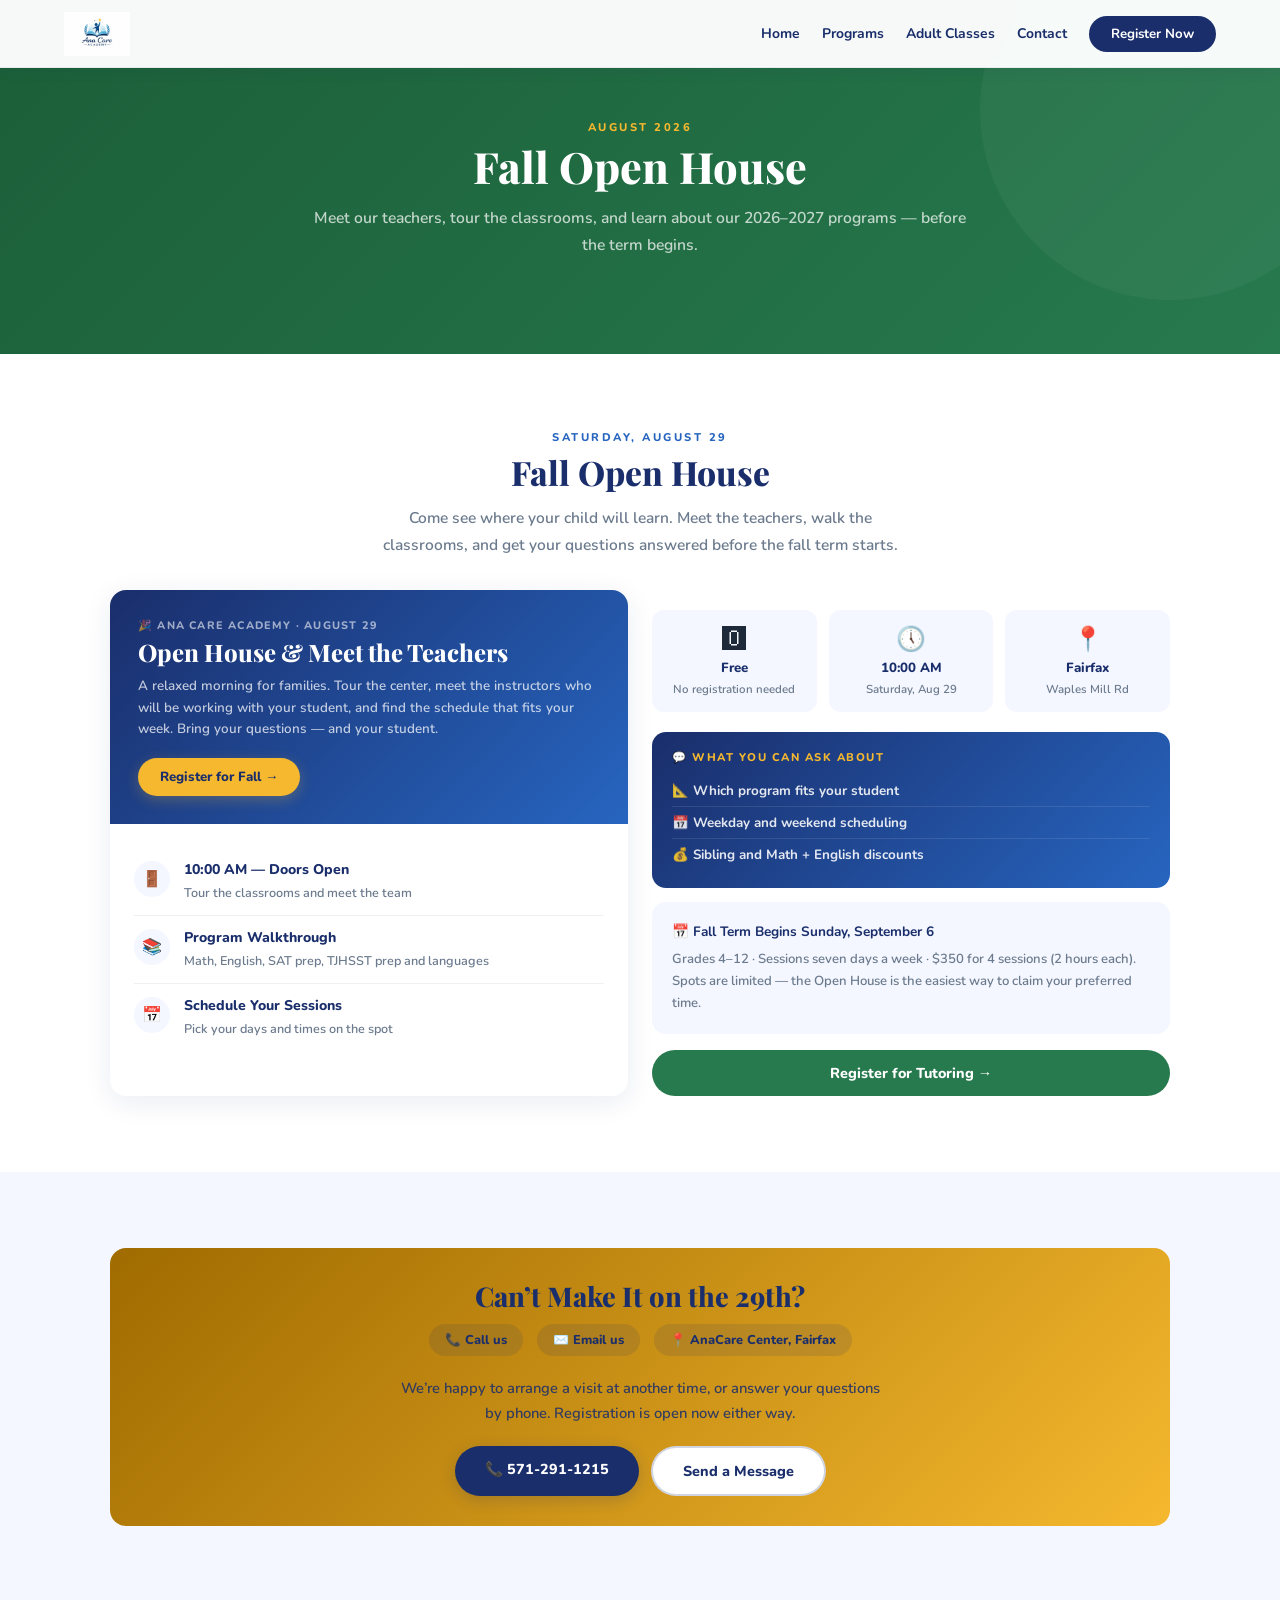
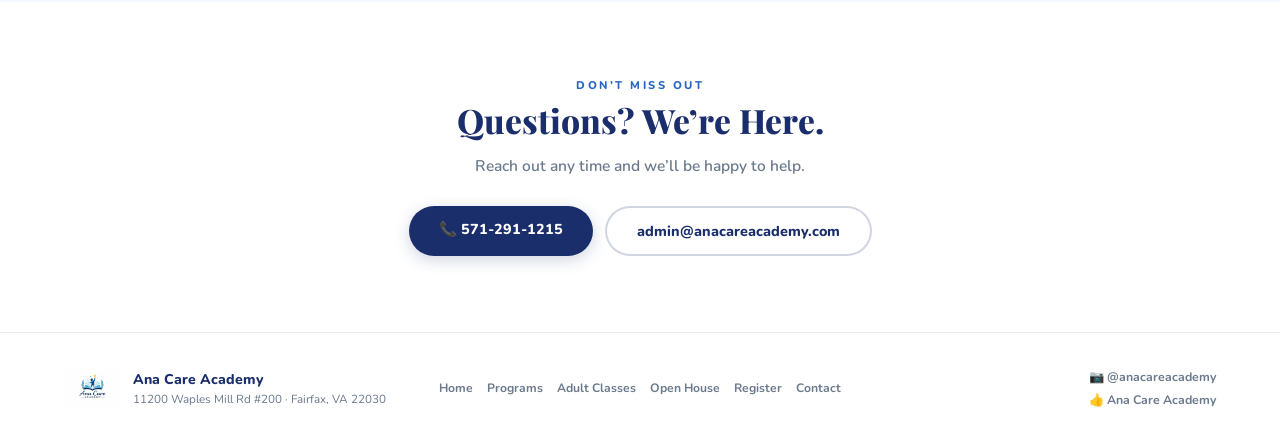
<file: events.html>
<!DOCTYPE html>
<html lang="en">
<head>
<meta charset="UTF-8"><meta name="viewport" content="width=device-width,initial-scale=1">
<title>Fall Open House – Ana Care Academy</title>
<link rel="preconnect" href="https://fonts.googleapis.com"><link href="https://fonts.googleapis.com/css2?family=Nunito:wght@400;600;700;800;900&family=Playfair+Display:wght@700;800&display=swap" rel="stylesheet">
<style>
*{box-sizing:border-box;margin:0;padding:0}html{scroll-behavior:smooth}
body{font-family:'Nunito',sans-serif;color:#1e2a3a;background:#fff;overflow-x:hidden}
:root{--navy:#1a2e6b;--blue:#2765c0;--gold:#f5b82e;--green:#277a4e;--light:#f4f7ff;--muted:#6b7a8d;--r:16px;--sh:0 6px 28px rgba(26,46,107,.09);--sh2:0 18px 50px rgba(26,46,107,.18)}
nav{position:fixed;top:0;left:0;right:0;z-index:999;height:68px;display:flex;align-items:center;justify-content:space-between;padding:0 5%;background:rgba(255,255,255,.96);backdrop-filter:blur(14px);border-bottom:1px solid rgba(26,46,107,.07);box-shadow:0 2px 16px rgba(26,46,107,.06)}
.brand img{height:44px;width:auto;display:block}
.nl{display:flex;align-items:center;gap:22px}
.nl a{text-decoration:none;color:var(--navy);font-weight:700;font-size:.87rem;transition:color .18s}
.nl a:hover{color:var(--blue)}
.cta{background:var(--navy)!important;color:#fff!important;padding:9px 22px;border-radius:50px;font-size:.83rem!important;transition:background .2s,transform .15s!important}
.cta:hover{background:var(--blue)!important;transform:translateY(-1px)}
.burger{display:none;flex-direction:column;gap:5px;background:none;border:none;cursor:pointer;padding:6px}
.burger span{display:block;width:22px;height:2px;background:var(--navy);border-radius:2px}
.nl.open{display:flex;flex-direction:column;position:fixed;top:68px;left:0;right:0;background:#fff;padding:20px 5%;gap:14px;box-shadow:0 10px 30px rgba(0,0,0,.1);z-index:998}
.nl.open a{padding:7px 0;border-bottom:1px solid rgba(0,0,0,.05);font-size:.95rem}
.nl.open .cta{text-align:center;border-radius:12px;padding:12px;border-bottom:none}
.btn{display:inline-block;padding:13px 30px;border-radius:50px;text-decoration:none;font-weight:800;font-size:.9rem;transition:all .2s;font-family:inherit;cursor:pointer;border:none}
.bn{background:var(--navy);color:#fff;box-shadow:0 4px 16px rgba(26,46,107,.2)}.bn:hover{background:var(--blue);transform:translateY(-2px)}
.bg{background:var(--gold);color:var(--navy);box-shadow:0 4px 14px rgba(245,184,46,.25)}.bg:hover{background:#e8a820;transform:translateY(-2px)}
.bo{background:#fff;color:var(--navy);border:2px solid rgba(26,46,107,.2)}.bo:hover{border-color:var(--blue);color:var(--blue);transform:translateY(-2px)}
.bv{background:var(--green);color:#fff}.bv:hover{background:#1f6040;transform:translateY(-2px)}
.bsm{padding:10px 22px;font-size:.83rem}
.sec{padding:76px 5%}.wrap{max-width:1060px;margin:0 auto}
.lbl{font-size:.7rem;font-weight:800;letter-spacing:2.5px;text-transform:uppercase;color:var(--blue);margin-bottom:7px}
.h2{font-family:'Playfair Display',serif;font-size:2.1rem;font-weight:800;color:var(--navy);line-height:1.2;margin-bottom:12px}
.sub{font-size:.97rem;color:var(--muted);font-weight:600;line-height:1.76}
.reveal{opacity:0;transform:translateY(20px);transition:opacity .5s ease,transform .5s ease}
.reveal.show{opacity:1;transform:none}
footer{background:#fff;border-top:1px solid rgba(26,46,107,.1);padding:36px 5%;display:grid;grid-template-columns:1fr auto 1fr;align-items:center;gap:20px}
.fl{display:flex;align-items:center;gap:12px}
.fl img{height:38px;width:auto}
.fn{font-weight:800;color:var(--navy);font-size:.88rem}.fa{color:var(--muted);font-size:.73rem;margin-top:2px}
.flinks{display:flex;gap:14px;justify-content:center;flex-wrap:wrap}
.flinks a{color:var(--muted);text-decoration:none;font-size:.76rem;font-weight:700;transition:color .18s}
.flinks a:hover{color:var(--blue)}
.fsoc{display:flex;flex-direction:column;gap:7px;align-items:flex-end}
.fsoc a{color:var(--muted);text-decoration:none;font-size:.77rem;font-weight:700;transition:color .18s}
.fsoc a:hover{color:var(--blue)}
@media(max-width:860px){.burger{display:flex}.nl:not(.open){display:none}footer{grid-template-columns:1fr;gap:16px}.fsoc{align-items:flex-start}}

.page-hero{padding:120px 5% 70px;background:linear-gradient(135deg,#1b5e38 0%,#277a4e 100%);position:relative;overflow:hidden;text-align:center}
.page-hero::before{content:'';position:absolute;top:-80px;right:-80px;width:380px;height:380px;border-radius:50%;background:rgba(255,255,255,.04)}
.page-hero-inner{max-width:660px;margin:0 auto;position:relative;z-index:1}
.page-hero .lbl{color:var(--gold)}
.page-hero h1{font-family:'Playfair Display',serif;font-size:2.7rem;font-weight:800;color:#fff;line-height:1.15;margin-bottom:13px}
.page-hero p{font-size:.98rem;color:rgba(255,255,255,.73);font-weight:600;line-height:1.75;margin-bottom:24px}
.ev-grid{display:grid;grid-template-columns:1fr 1fr;gap:24px}
.ecard{background:#fff;border-radius:var(--r);overflow:hidden;box-shadow:var(--sh)}
.ecard-top{padding:28px}
.ecard-top.nb{background:linear-gradient(135deg,var(--navy),var(--blue))}
.ecard-top.ab{background:linear-gradient(135deg,#a06b00,var(--gold))}
.ecard-eyebrow{font-size:.68rem;font-weight:800;letter-spacing:1.2px;text-transform:uppercase;color:rgba(255,255,255,.58);margin-bottom:5px}
.ecard h3{font-family:'Playfair Display',serif;font-size:1.5rem;font-weight:800;color:#fff;line-height:1.2;margin-bottom:8px}
.ecard .esub{font-size:.84rem;color:rgba(255,255,255,.73);font-weight:600;line-height:1.6;margin-bottom:18px}
.ecard-body{padding:24px}
.etl{display:flex;flex-direction:column;gap:0}
.etl-row{display:flex;align-items:flex-start;gap:14px;padding:12px 0;border-bottom:1px solid rgba(0,0,0,.06)}
.etl-row:last-child{border-bottom:none}
.etl-dot{width:36px;height:36px;border-radius:50%;background:var(--light);display:flex;align-items:center;justify-content:center;font-size:16px;flex-shrink:0;margin-top:1px}
.etl-info strong{font-size:.88rem;font-weight:800;color:var(--navy);display:block;margin-bottom:2px}
.etl-info span{font-size:.79rem;color:var(--muted);font-weight:600}
.highlight-row{display:flex;gap:12px;flex-wrap:wrap;margin:20px 0}
.hl{background:var(--light);border-radius:12px;padding:13px 16px;text-align:center;flex:1;min-width:130px}
.hl big{font-size:1.5rem;display:block;margin-bottom:4px}
.hl strong{font-size:.83rem;font-weight:800;color:var(--navy);display:block}
.hl small{font-size:.72rem;color:var(--muted);font-weight:600}
.awards{background:linear-gradient(135deg,var(--navy),var(--blue));border-radius:14px;padding:18px 20px;margin-top:16px}
.awards h4{font-size:.7rem;font-weight:800;letter-spacing:1.5px;text-transform:uppercase;color:var(--gold);margin-bottom:10px}
.aw{display:flex;align-items:center;gap:9px;padding:6px 0;border-bottom:1px solid rgba(255,255,255,.1);font-size:.84rem;font-weight:700;color:rgba(255,255,255,.88)}
.aw:last-child{border-bottom:none}
.info-session{background:linear-gradient(135deg,#a06b00,var(--gold));border-radius:var(--r);padding:30px 32px;color:var(--navy);text-align:center}
.info-session h3{font-family:'Playfair Display',serif;font-size:1.7rem;font-weight:800;margin-bottom:10px}
.info-session p{font-size:.92rem;font-weight:600;line-height:1.68;max-width:480px;margin:0 auto 20px;opacity:.85}
.is-meta{display:flex;gap:14px;justify-content:center;flex-wrap:wrap;margin-bottom:20px}
.is-chip{background:rgba(26,46,107,.12);color:var(--navy);padding:7px 16px;border-radius:50px;font-size:.8rem;font-weight:800}
@media(max-width:760px){.ev-grid{grid-template-columns:1fr}.page-hero h1{font-size:2rem}}
</style>
</head>
<body>
<nav>
<a href="index.html" class="brand"><img src="[data-uri]" alt="Ana Care Academy"></a>
<div class="nl" id="nl">
  <a href="index.html">Home</a>
  <a href="index.html#programs">Programs</a>
  <a href="adult-classes.html">Adult Classes</a>
  <a href="index.html#contact">Contact</a>
  <a href="register.html" class="cta">Register Now</a>
</div>
<button class="burger" onclick="document.getElementById('nl').classList.toggle('open')" aria-label="menu"><span></span><span></span><span></span></button>
</nav>

<section class="page-hero">
<div class="page-hero-inner">
  <div class="lbl">August 2026</div>
  <h1>Fall Open House</h1>
  <p>Meet our teachers, tour the classrooms, and learn about our 2026&ndash;2027 programs &mdash; before the term begins.</p>
</div>
</section>

<section class="sec" id="openhouse" style="background:#fff">
<div class="wrap">
  <div style="margin-bottom:32px;text-align:center">
    <div class="lbl">Saturday, August 29</div>
    <div class="h2">Fall Open House</div>
    <p class="sub" style="max-width:520px;text-align:center;margin:0 auto">Come see where your child will learn. Meet the teachers, walk the classrooms, and get your questions answered before the fall term starts.</p>
  </div>
  <div class="ev-grid">
    <div class="ecard reveal">
      <div class="ecard-top nb">
        <div class="ecard-eyebrow">&#127881; Ana Care Academy &middot; August 29</div>
        <h3>Open House &amp; Meet the Teachers</h3>
        <p class="esub">A relaxed morning for families. Tour the center, meet the instructors who will be working with your student, and find the schedule that fits your week. Bring your questions &mdash; and your student.</p>
        <a href="register.html" class="btn bg bsm">Register for Fall &rarr;</a>
      </div>
      <div class="ecard-body">
        <div class="etl">
          <div class="etl-row"><div class="etl-dot">&#128682;</div><div class="etl-info"><strong>10:00 AM &mdash; Doors Open</strong><span>Tour the classrooms and meet the team</span></div></div>
          <div class="etl-row"><div class="etl-dot">&#128218;</div><div class="etl-info"><strong>Program Walkthrough</strong><span>Math, English, SAT prep, TJHSST prep and languages</span></div></div>
          <div class="etl-row"><div class="etl-dot">&#128197;</div><div class="etl-info"><strong>Schedule Your Sessions</strong><span>Pick your days and times on the spot</span></div></div>
        </div>
      </div>
    </div>
    <div>
      <div class="highlight-row">
        <div class="hl"><big>&#127358;</big><strong>Free</strong><small>No registration needed</small></div>
        <div class="hl"><big>&#128340;</big><strong>10:00 AM</strong><small>Saturday, Aug 29</small></div>
        <div class="hl"><big>&#128205;</big><strong>Fairfax</strong><small>Waples Mill Rd</small></div>
      </div>
      <div class="awards reveal">
        <h4>&#128172; What You Can Ask About</h4>
        <div class="aw">&#128208; Which program fits your student</div>
        <div class="aw">&#128197; Weekday and weekend scheduling</div>
        <div class="aw">&#128176; Sibling and Math + English discounts</div>
      </div>
      <div style="background:var(--light);border-radius:14px;padding:20px;margin-top:14px">
        <p style="font-size:.85rem;font-weight:700;color:var(--navy);margin-bottom:8px">&#128197; Fall Term Begins Sunday, September 6</p>
        <p style="font-size:.82rem;color:var(--muted);font-weight:600;line-height:1.65">Grades 4&ndash;12 &middot; Sessions seven days a week &middot; $350 for 4 sessions (2 hours each). Spots are limited &mdash; the Open House is the easiest way to claim your preferred time.</p>
      </div>
      <div style="margin-top:16px;text-align:center">
        <a href="register.html" class="btn bv" style="width:100%;text-align:center;display:block">Register for Tutoring &rarr;</a>
      </div>
    </div>
  </div>
</div>
</section>

<section class="sec" id="info" style="background:var(--light)">
<div class="wrap">
  <div class="info-session reveal">
    <h3>Can&rsquo;t Make It on the 29th?</h3>
    <div class="is-meta">
      <span class="is-chip">&#128222; Call us</span>
      <span class="is-chip">&#9993;&#65039; Email us</span>
      <span class="is-chip">&#128205; AnaCare Center, Fairfax</span>
    </div>
    <p>We&rsquo;re happy to arrange a visit at another time, or answer your questions by phone. Registration is open now either way.</p>
    <div style="display:flex;gap:12px;justify-content:center;flex-wrap:wrap">
      <a href="tel:5712911215" class="btn bn">&#128222; 571-291-1215</a>
      <a href="index.html#contact" class="btn bo">Send a Message</a>
    </div>
  </div>
</div>
</section>

<section class="sec" style="background:#fff">
<div class="wrap" style="text-align:center;max-width:560px">
  <div class="lbl">Don&rsquo;t Miss Out</div>
  <div class="h2" style="text-align:center">Questions? We&rsquo;re Here.</div>
  <p class="sub" style="text-align:center;margin-bottom:26px">Reach out any time and we&rsquo;ll be happy to help.</p>
  <div style="display:flex;gap:12px;justify-content:center;flex-wrap:wrap">
    <a href="tel:5712911215" class="btn bn">&#128222; 571-291-1215</a>
    <a href="mailto:admin@anacareacademy.com" class="btn bo">admin@anacareacademy.com</a>
  </div>
</div>
</section>

<footer>
<div class="fl"><img src="[data-uri]" alt="Ana Care Academy"><div><p class="fn">Ana Care Academy</p><p class="fa">11200 Waples Mill Rd #200 &middot; Fairfax, VA 22030</p></div></div>
<div class="flinks"><a href="index.html">Home</a><a href="index.html#programs">Programs</a><a href="adult-classes.html">Adult Classes</a><a href="events.html">Open House</a><a href="register.html">Register</a><a href="index.html#contact">Contact</a></div>
<div class="fsoc"><a href="https://www.instagram.com/anacareacademy" target="_blank">&#128247; @anacareacademy</a><a href="https://www.facebook.com/AnaCareAcademy" target="_blank">&#128077; Ana Care Academy</a></div>
</footer>
<script>const o=new IntersectionObserver(e=>e.forEach(x=>{if(x.isIntersecting)x.target.classList.add("show")}),{threshold:.1});document.querySelectorAll(".reveal").forEach(x=>o.observe(x));</script>
</body></html>
</file>
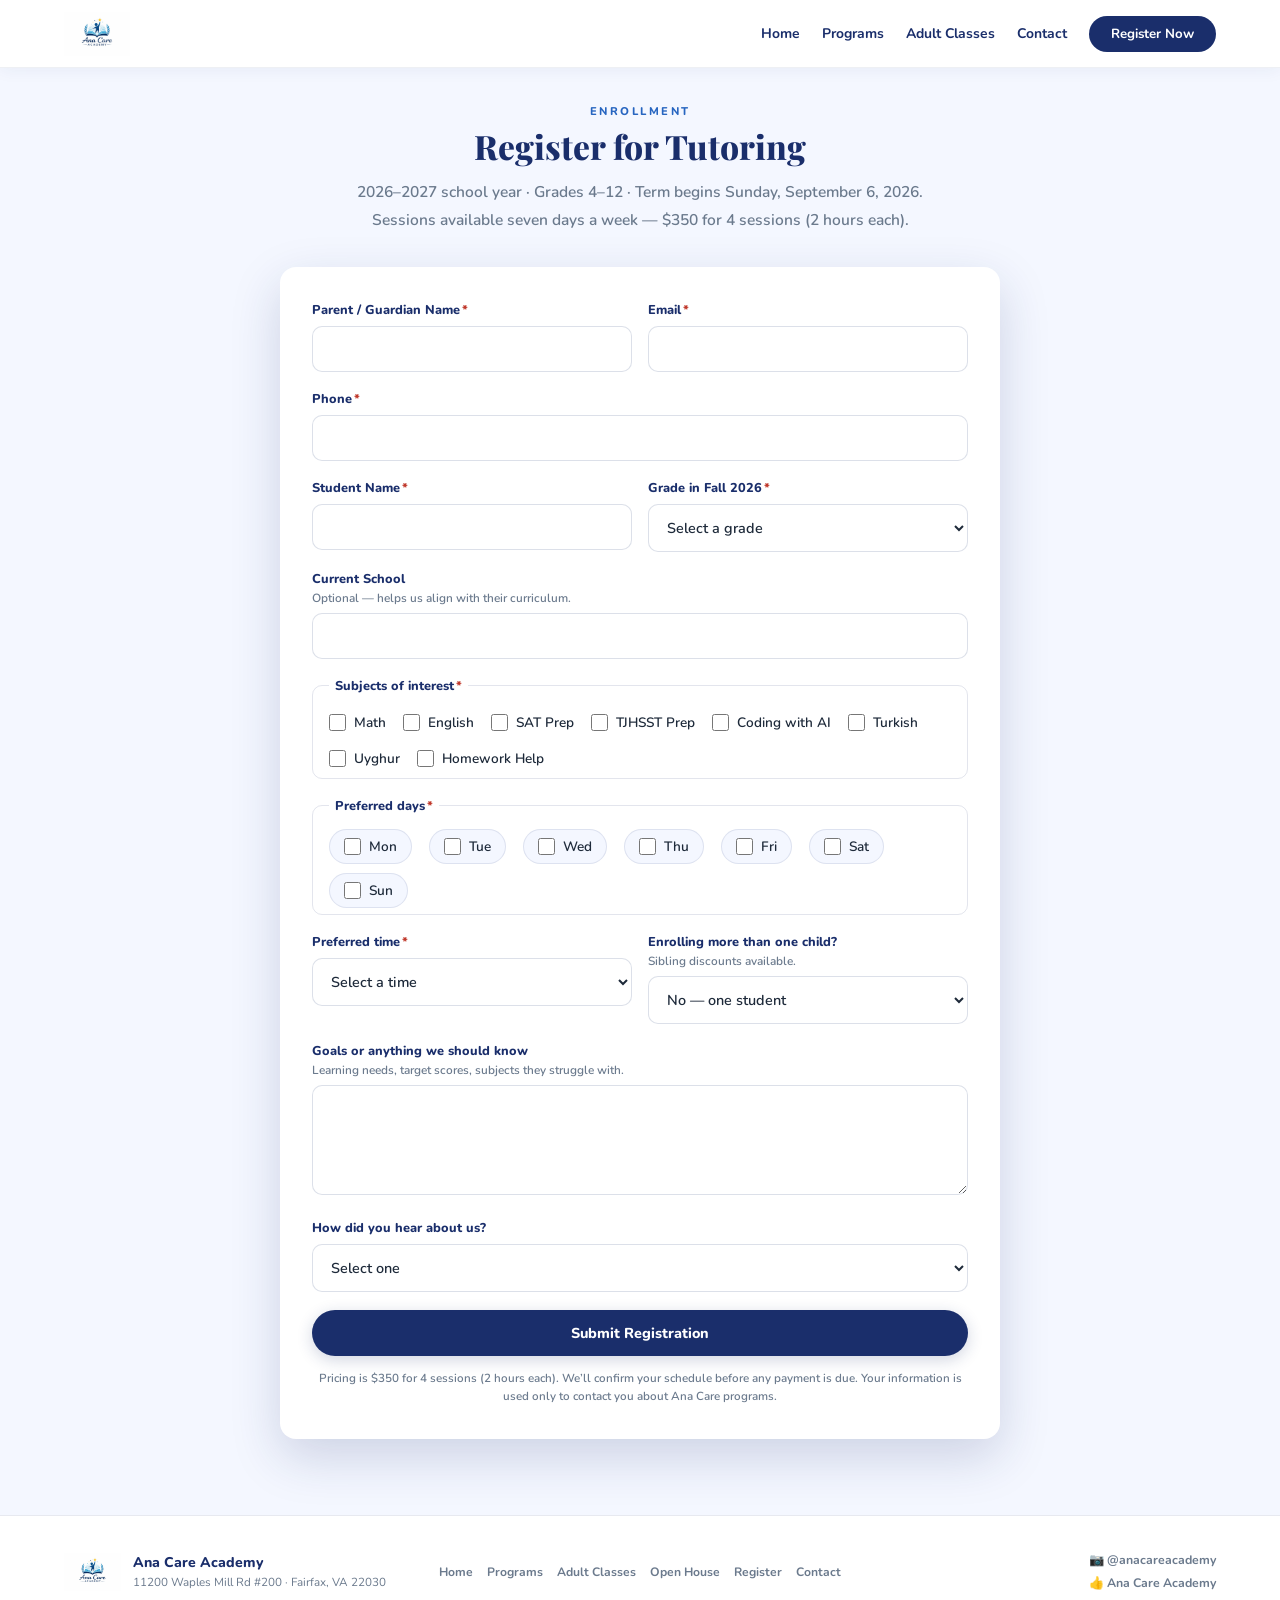
<file: register.html>
<!DOCTYPE html>
<html lang="en">
<head>
<meta charset="UTF-8"><meta name="viewport" content="width=device-width,initial-scale=1">
<title>Register for Tutoring | Ana Care Academy</title>
<meta name="description" content="Register for 2026-2027 afterschool tutoring at Ana Care Academy in Fairfax, VA. Grades 4-12, seven days a week. Term begins September 6, 2026.">
<link rel="preconnect" href="https://fonts.googleapis.com"><link href="https://fonts.googleapis.com/css2?family=Nunito:wght@400;600;700;800;900&family=Playfair+Display:wght@700;800&display=swap" rel="stylesheet">
<style>
*{box-sizing:border-box;margin:0;padding:0}html{scroll-behavior:smooth}
body{font-family:'Nunito',sans-serif;color:#1e2a3a;background:#fff;overflow-x:hidden}
:root{--navy:#1a2e6b;--blue:#2765c0;--gold:#f5b82e;--green:#277a4e;--light:#f4f7ff;--muted:#6b7a8d;--r:16px;--sh:0 6px 28px rgba(26,46,107,.09);--sh2:0 18px 50px rgba(26,46,107,.18)}
nav{position:fixed;top:0;left:0;right:0;z-index:999;height:68px;display:flex;align-items:center;justify-content:space-between;padding:0 5%;background:rgba(255,255,255,.96);backdrop-filter:blur(14px);border-bottom:1px solid rgba(26,46,107,.07);box-shadow:0 2px 16px rgba(26,46,107,.06)}
.brand img{height:44px;width:auto;display:block}
.nl{display:flex;align-items:center;gap:22px}
.nl a{text-decoration:none;color:var(--navy);font-weight:700;font-size:.87rem;transition:color .18s}
.nl a:hover{color:var(--blue)}
.cta{background:var(--navy)!important;color:#fff!important;padding:9px 22px;border-radius:50px;font-size:.83rem!important;transition:background .2s,transform .15s!important}
.cta:hover{background:var(--blue)!important;transform:translateY(-1px)}
.burger{display:none;flex-direction:column;gap:5px;background:none;border:none;cursor:pointer;padding:6px}
.burger span{display:block;width:22px;height:2px;background:var(--navy);border-radius:2px}
.nl.open{display:flex;flex-direction:column;position:fixed;top:68px;left:0;right:0;background:#fff;padding:20px 5%;gap:14px;box-shadow:0 10px 30px rgba(0,0,0,.1);z-index:998}
.nl.open a{padding:7px 0;border-bottom:1px solid rgba(0,0,0,.05);font-size:.95rem}
.nl.open .cta{text-align:center;border-radius:12px;padding:12px;border-bottom:none}
.btn{display:inline-block;padding:13px 30px;border-radius:50px;text-decoration:none;font-weight:800;font-size:.9rem;transition:all .2s;font-family:inherit;cursor:pointer;border:none}
.bn{background:var(--navy);color:#fff;box-shadow:0 4px 16px rgba(26,46,107,.2)}.bn:hover{background:var(--blue);transform:translateY(-2px)}
.bg{background:var(--gold);color:var(--navy);box-shadow:0 4px 14px rgba(245,184,46,.25)}.bg:hover{background:#e8a820;transform:translateY(-2px)}
.bo{background:#fff;color:var(--navy);border:2px solid rgba(26,46,107,.2)}.bo:hover{border-color:var(--blue);color:var(--blue);transform:translateY(-2px)}
.bv{background:var(--green);color:#fff}.bv:hover{background:#1f6040;transform:translateY(-2px)}
.bsm{padding:10px 22px;font-size:.83rem}
.sec{padding:76px 5%}.wrap{max-width:1060px;margin:0 auto}
.lbl{font-size:.7rem;font-weight:800;letter-spacing:2.5px;text-transform:uppercase;color:var(--blue);margin-bottom:7px}
.h2{font-family:'Playfair Display',serif;font-size:2.1rem;font-weight:800;color:var(--navy);line-height:1.2;margin-bottom:12px}
.sub{font-size:.97rem;color:var(--muted);font-weight:600;line-height:1.76}
.reveal{opacity:0;transform:translateY(20px);transition:opacity .5s ease,transform .5s ease}
.reveal.show{opacity:1;transform:none}
footer{background:#fff;border-top:1px solid rgba(26,46,107,.1);padding:36px 5%;display:grid;grid-template-columns:1fr auto 1fr;align-items:center;gap:20px}
.fl{display:flex;align-items:center;gap:12px}
.fl img{height:38px;width:auto}
.fn{font-weight:800;color:var(--navy);font-size:.88rem}.fa{color:var(--muted);font-size:.73rem;margin-top:2px}
.flinks{display:flex;gap:14px;justify-content:center;flex-wrap:wrap}
.flinks a{color:var(--muted);text-decoration:none;font-size:.76rem;font-weight:700;transition:color .18s}
.flinks a:hover{color:var(--blue)}
.fsoc{display:flex;flex-direction:column;gap:7px;align-items:flex-end}
.fsoc a{color:var(--muted);text-decoration:none;font-size:.77rem;font-weight:700;transition:color .18s}
.fsoc a:hover{color:var(--blue)}
@media(max-width:860px){.burger{display:flex}.nl:not(.open){display:none}footer{grid-template-columns:1fr;gap:16px}.fsoc{align-items:flex-start}}

.hero{min-height:100vh;display:flex;align-items:center;padding:100px 5% 70px;background:linear-gradient(145deg,#e6edfb,#f3f8ff 50%,#fff9f0);position:relative;overflow:hidden}
.hero::before{content:'';position:absolute;top:-100px;right:-120px;width:540px;height:540px;border-radius:50%;background:radial-gradient(circle,rgba(79,163,224,.15),transparent 68%)}
.hero::after{content:'';position:absolute;bottom:-80px;left:-80px;width:400px;height:400px;border-radius:50%;background:radial-gradient(circle,rgba(245,184,46,.11),transparent 68%)}
.hero-w{max-width:1060px;margin:0 auto;display:grid;grid-template-columns:1fr 1fr;gap:52px;align-items:center;position:relative;z-index:1;width:100%}
.pill{display:inline-flex;align-items:center;gap:6px;background:rgba(39,101,192,.1);color:var(--blue);padding:5px 14px;border-radius:50px;font-size:.71rem;font-weight:800;letter-spacing:1.5px;text-transform:uppercase;margin-bottom:15px}
.hero-brand{font-family:'Playfair Display',serif;font-size:3.4rem;font-weight:800;color:var(--navy);line-height:1.06;margin-bottom:8px}
.hero-brand em{font-style:normal;color:var(--blue)}
.hero h1{font-family:'Playfair Display',serif;font-size:1.8rem;font-weight:700;color:var(--navy);line-height:1.22;margin-bottom:16px}
.hero h1 em{font-style:normal;color:var(--blue)}
.hero-p{font-size:.98rem;color:var(--muted);line-height:1.78;margin-bottom:26px;font-weight:600}
.hbtns{display:flex;gap:11px;flex-wrap:wrap}
.fcards{display:flex;flex-direction:column;gap:12px}
.fc{background:#fff;border-radius:var(--r);padding:15px 19px;box-shadow:var(--sh);display:flex;align-items:center;gap:12px;transition:transform .3s,box-shadow .3s;opacity:0;animation:fIn .5s ease forwards}
.fc:nth-child(1){animation-delay:.15s}.fc:nth-child(2){animation-delay:.28s;margin-left:20px}.fc:nth-child(3){animation-delay:.41s}.fc:nth-child(4){animation-delay:.54s;margin-left:20px}
@keyframes fIn{from{opacity:0;transform:translateY(16px)}to{opacity:1;transform:none}}
.fc:hover{transform:translateY(-4px);box-shadow:var(--sh2)}
.fci{width:44px;height:44px;border-radius:11px;display:flex;align-items:center;justify-content:center;font-size:20px;flex-shrink:0}
.bb{background:#e6f0fb}.by{background:#fff8e1}.bgr{background:#e8f5ee}.bp{background:#ffeef5}
.fc h3{font-size:.88rem;font-weight:800;color:var(--navy);margin-bottom:2px}
.fc p{font-size:.75rem;color:var(--muted);font-weight:600}
.pgrid{display:grid;grid-template-columns:repeat(3,1fr);gap:17px}
.pg{background:var(--light);border-radius:var(--r);padding:22px;border-top:4px solid transparent;transition:transform .3s,box-shadow .3s}
.pg:hover{transform:translateY(-4px);box-shadow:var(--sh)}
.pg.p1{border-color:var(--blue)}.pg.p2{border-color:var(--navy)}.pg.p3{border-color:var(--gold)}.pg.p4{border-color:#4fa3e0}.pg.p5{border-color:var(--green)}.pg.p6{border-color:#e05b8a}
.pg .pi{font-size:1.75rem;margin-bottom:10px;display:block}
.pg h3{font-size:.95rem;font-weight:800;color:var(--navy);margin-bottom:5px}
.pg p{font-size:.81rem;color:var(--muted);font-weight:600;line-height:1.6}
.pg .pt{display:inline-block;margin-top:10px;background:rgba(26,46,107,.08);color:var(--navy);font-size:.68rem;font-weight:800;padding:3px 10px;border-radius:50px}
.pvgrid{display:grid;grid-template-columns:1fr 1fr;gap:20px}
.pv{border-radius:var(--r);overflow:hidden;text-decoration:none;display:block;box-shadow:var(--sh);transition:transform .3s,box-shadow .3s}
.pv:hover{transform:translateY(-5px);box-shadow:var(--sh2)}
.pv-t{padding:28px 26px}
.pv-t.nb{background:linear-gradient(135deg,var(--navy),var(--blue))}
.pv-t.gn{background:linear-gradient(135deg,#1b5e38,var(--green))}
.pv-ey{font-size:.68rem;font-weight:800;letter-spacing:1.2px;text-transform:uppercase;color:rgba(255,255,255,.58);margin-bottom:5px}
.pv h3{font-family:'Playfair Display',serif;font-size:1.4rem;font-weight:800;color:#fff;line-height:1.2;margin-bottom:7px}
.pv .pvsub{font-size:.84rem;color:rgba(255,255,255,.74);font-weight:600;margin-bottom:15px;line-height:1.58}
.pv-b{background:#fff;padding:17px 26px;display:flex;align-items:center;justify-content:space-between}
.pv-b p{font-size:.8rem;color:var(--muted);font-weight:600}
.pv-arr{font-size:.8rem;font-weight:800;color:var(--blue)}
.rgrid{display:grid;grid-template-columns:repeat(3,1fr);gap:18px}
.rc{border-radius:var(--r);overflow:hidden;box-shadow:var(--sh);transition:transform .3s,box-shadow .3s}
.rc:hover{transform:translateY(-4px);box-shadow:var(--sh2)}
.rc-t{padding:22px}
.rc-t.nb{background:linear-gradient(135deg,var(--navy),var(--blue))}
.rc-t.ab{background:linear-gradient(135deg,#a06b00,var(--gold))}
.rc-t.gr{background:linear-gradient(135deg,#1b5e38,var(--green))}
.rc .ri{font-size:1.9rem;display:block;margin-bottom:9px}
.rc-t h3{font-size:1.05rem;font-weight:800;color:#fff;line-height:1.2;margin-bottom:4px}
.rc-t p{font-size:.77rem;color:rgba(255,255,255,.72);font-weight:600;line-height:1.5}
.rc-b{background:#fff;padding:18px 20px}
.rd{display:flex;align-items:center;gap:7px;font-size:.8rem;font-weight:700;color:var(--navy);margin-bottom:6px}
.rd span{color:var(--muted);font-weight:600}
.rc-b .btn{display:block;text-align:center;margin-top:12px;font-size:.85rem;padding:10px 18px}
.ci{display:flex;align-items:center;gap:14px;background:rgba(255,255,255,.07);border:1px solid rgba(255,255,255,.1);border-radius:14px;padding:14px 18px;margin-bottom:11px;text-decoration:none;transition:background .2s}
.ci:hover{background:rgba(255,255,255,.12)}
.cico{width:38px;height:38px;border-radius:10px;background:rgba(255,255,255,.12);display:flex;align-items:center;justify-content:center;font-size:17px;flex-shrink:0;color:#fff}
.ci-text{display:flex;flex-direction:column;gap:1px}
.ci-text strong{display:block;font-size:.63rem;font-weight:800;letter-spacing:1.8px;text-transform:uppercase;color:var(--gold)}
.ci-text span{font-size:.88rem;font-weight:700;color:rgba(255,255,255,.92);line-height:1.3}
.ci:hover .ci-text span{color:var(--gold)}
.soc{display:flex;gap:10px;margin-top:6px}
.soc-btn{flex:1;display:flex;align-items:center;justify-content:center;gap:9px;border-radius:12px;padding:12px 16px;text-decoration:none;color:#fff;font-size:.82rem;font-weight:800;transition:all .2s}
.soc-btn:hover{transform:translateY(-2px);opacity:.9}
.soc-ig{background:linear-gradient(135deg,#833ab4,#fd1d1d,#fcb045)}
.soc-fb{background:#1877f2}
.cgrid{display:grid;grid-template-columns:1.1fr 1fr;gap:50px;align-items:start}
.mapbox{border-radius:var(--r);overflow:hidden;border:2px solid rgba(255,255,255,.1)}
.mhd{background:rgba(255,255,255,.08);padding:13px 17px}
.mhd h4{color:#fff;font-size:.85rem;font-weight:800;margin-bottom:2px}
.mhd p{color:rgba(255,255,255,.48);font-size:.73rem}
.mapbox iframe{width:100%;height:230px;border:none;display:block}
.mft{background:rgba(255,255,255,.04);padding:10px 17px}
.mft a{color:var(--gold);font-size:.77rem;font-weight:800;text-decoration:none}
@media(max-width:860px){.hero-w,.pvgrid,.rgrid,.cgrid{grid-template-columns:1fr;gap:26px}.fcards{display:none}.hero-brand{font-size:2.5rem}.hero h1{font-size:1.5rem}.pgrid{grid-template-columns:1fr 1fr}}
@media(max-width:560px){.pgrid{grid-template-columns:1fr}}
</style>
<link rel="stylesheet" href="forms.css">

<style>.pagetop{padding-top:104px}</style>
</head>
<body>
<nav>
<a href="index.html" class="brand"><img src="[data-uri]" alt="Ana Care Academy"></a>
<div class="nl" id="nl">
  <a href="index.html">Home</a>
  <a href="index.html#programs">Programs</a>
  <a href="adult-classes.html">Adult Classes</a>
  <a href="index.html#contact">Contact</a>
  <a href="register.html" class="cta">Register Now</a>
</div>
<button class="burger" onclick="document.getElementById('nl').classList.toggle('open')" aria-label="menu"><span></span><span></span><span></span></button>
</nav>
<section class="sec pagetop" style="background:var(--light)">
<div class="wrap">
  <div style="text-align:center;max-width:600px;margin:0 auto 34px">
    <div class="lbl">Enrollment</div>
    <div class="h2">Register for Tutoring</div>
    <p class="sub" style="text-align:center;margin:0 auto">2026&ndash;2027 school year &middot; Grades 4&ndash;12 &middot; Term begins Sunday, September 6, 2026. Sessions available seven days a week &mdash; $350 for 4 sessions (2 hours each).</p>
  </div>

  <div class="fcard">
    <div class="fsuccess" id="s-reg">
      <div class="fcheck">&#10003;</div>
      <h3>Registration received!</h3>
      <p>We&rsquo;ll contact you within 2 business days to confirm your schedule and next steps.</p>
    </div>
    <form id="f-reg" name="registration" method="POST" data-netlify="true" netlify-honeypot="bot-field" action="/thank-you.html" novalidate>
      <input type="hidden" name="form-name" value="registration">

      <div class="frow">
        <div class="ffield">
          <label class="flbl" for="r-pname">Parent / Guardian Name<span class="freq">*</span></label>
          <input type="text" id="r-pname" name="parent_name" autocomplete="name" required>
          <div class="ferr">Please enter your name.</div>
        </div>
        <div class="ffield">
          <label class="flbl" for="r-email">Email<span class="freq">*</span></label>
          <input type="email" id="r-email" name="email" autocomplete="email" required>
          <div class="ferr">Please enter a valid email address.</div>
        </div>
      </div>

      <div class="ffield">
        <label class="flbl" for="r-phone">Phone<span class="freq">*</span></label>
        <input type="tel" id="r-phone" name="phone" autocomplete="tel" required>
        <div class="ferr">Please enter a phone number.</div>
      </div>

      <div class="frow">
        <div class="ffield">
          <label class="flbl" for="r-sname">Student Name<span class="freq">*</span></label>
          <input type="text" id="r-sname" name="student_name" required>
          <div class="ferr">Please enter the student&rsquo;s name.</div>
        </div>
        <div class="ffield">
          <label class="flbl" for="r-grade">Grade in Fall 2026<span class="freq">*</span></label>
          <select id="r-grade" name="student_grade" required>
            <option value="">Select a grade</option>
            <option>Grade 4</option><option>Grade 5</option><option>Grade 6</option>
            <option>Grade 7</option><option>Grade 8</option><option>Grade 9</option>
            <option>Grade 10</option><option>Grade 11</option><option>Grade 12</option>
          </select>
          <div class="ferr">Please select a grade.</div>
        </div>
      </div>

      <div class="ffield">
        <label class="flbl" for="r-school">Current School <span class="fhint">Optional &mdash; helps us align with their curriculum.</span></label>
        <input type="text" id="r-school" name="school">
      </div>

      <fieldset>
        <legend>Subjects of interest<span class="freq">*</span></legend>
        <div class="fopts" id="r-subjects">
          <label class="fopt"><input type="checkbox" name="subjects" value="Math"> Math</label>
          <label class="fopt"><input type="checkbox" name="subjects" value="English"> English</label>
          <label class="fopt"><input type="checkbox" name="subjects" value="SAT Prep"> SAT Prep</label>
          <label class="fopt"><input type="checkbox" name="subjects" value="TJHSST Prep"> TJHSST Prep</label>
          <label class="fopt"><input type="checkbox" name="subjects" value="Coding with AI"> Coding with AI</label>
          <label class="fopt"><input type="checkbox" name="subjects" value="Turkish"> Turkish</label>
          <label class="fopt"><input type="checkbox" name="subjects" value="Uyghur"> Uyghur</label>
          <label class="fopt"><input type="checkbox" name="subjects" value="Homework Help"> Homework Help</label>
        </div>
        <div class="ferr" id="e-subjects">Please choose at least one subject.</div>
      </fieldset>

      <fieldset>
        <legend>Preferred days<span class="freq">*</span></legend>
        <div class="fopts fdays" id="r-days">
          <label class="fopt"><input type="checkbox" name="days" value="Mon"> Mon</label>
          <label class="fopt"><input type="checkbox" name="days" value="Tue"> Tue</label>
          <label class="fopt"><input type="checkbox" name="days" value="Wed"> Wed</label>
          <label class="fopt"><input type="checkbox" name="days" value="Thu"> Thu</label>
          <label class="fopt"><input type="checkbox" name="days" value="Fri"> Fri</label>
          <label class="fopt"><input type="checkbox" name="days" value="Sat"> Sat</label>
          <label class="fopt"><input type="checkbox" name="days" value="Sun"> Sun</label>
        </div>
        <div class="ferr" id="e-days">Please select at least one day.</div>
      </fieldset>

      <div class="frow">
        <div class="ffield">
          <label class="flbl" for="r-time">Preferred time<span class="freq">*</span></label>
          <select id="r-time" name="preferred_time" required>
            <option value="">Select a time</option>
            <option>Weekday afternoon (3&ndash;5 PM)</option>
            <option>Weekday evening (5&ndash;8 PM)</option>
            <option>Weekend morning</option>
            <option>Weekend afternoon</option>
            <option>Flexible &mdash; whatever is available</option>
          </select>
          <div class="ferr">Please select a preferred time.</div>
        </div>
        <div class="ffield">
          <label class="flbl" for="r-siblings">Enrolling more than one child? <span class="fhint">Sibling discounts available.</span></label>
          <select id="r-siblings" name="siblings">
            <option>No &mdash; one student</option>
            <option>Yes &mdash; two students</option>
            <option>Yes &mdash; three or more</option>
          </select>
        </div>
      </div>

      <div class="ffield">
        <label class="flbl" for="r-goals">Goals or anything we should know <span class="fhint">Learning needs, target scores, subjects they struggle with.</span></label>
        <textarea id="r-goals" name="goals"></textarea>
      </div>

      <div class="ffield">
        <label class="flbl" for="r-hear">How did you hear about us?</label>
        <select id="r-hear" name="referral">
          <option value="">Select one</option>
          <option>Friend or family referral</option>
          <option>Instagram or Facebook</option>
          <option>Google search</option>
          <option>Flyer</option>
          <option>Open House</option>
          <option>Other</option>
        </select>
      </div>

      <div class="fhp"><label>Leave this field blank<input type="text" name="bot-field" tabindex="-1" autocomplete="off"></label></div>
      <button type="submit" class="btn bn" style="width:100%">Submit Registration</button>
      <p class="ffine">Pricing is $350 for 4 sessions (2 hours each). We&rsquo;ll confirm your schedule before any payment is due. Your information is used only to contact you about Ana Care programs.</p>
    </form>
  </div>
</div>
</section>
<footer>
<div class="fl"><img src="[data-uri]" alt="Ana Care Academy"><div><p class="fn">Ana Care Academy</p><p class="fa">11200 Waples Mill Rd #200 &middot; Fairfax, VA 22030</p></div></div>
<div class="flinks"><a href="index.html">Home</a><a href="index.html#programs">Programs</a><a href="adult-classes.html">Adult Classes</a><a href="events.html">Open House</a><a href="register.html">Register</a><a href="index.html#contact">Contact</a></div>
<div class="fsoc"><a href="https://www.instagram.com/anacareacademy" target="_blank">&#128247; @anacareacademy</a><a href="https://www.facebook.com/AnaCareAcademy" target="_blank">&#128077; Ana Care Academy</a></div>
</footer>
<script src="forms.js"></script>
<script>acaWireForm("f-reg","s-reg",[["r-subjects","e-subjects"],["r-days","e-days"]]);</script>
<script>const o=new IntersectionObserver(e=>e.forEach(x=>{if(x.isIntersecting)x.target.classList.add("show")}),{threshold:.1});document.querySelectorAll(".reveal").forEach(x=>o.observe(x));</script>
</body></html>
</file>
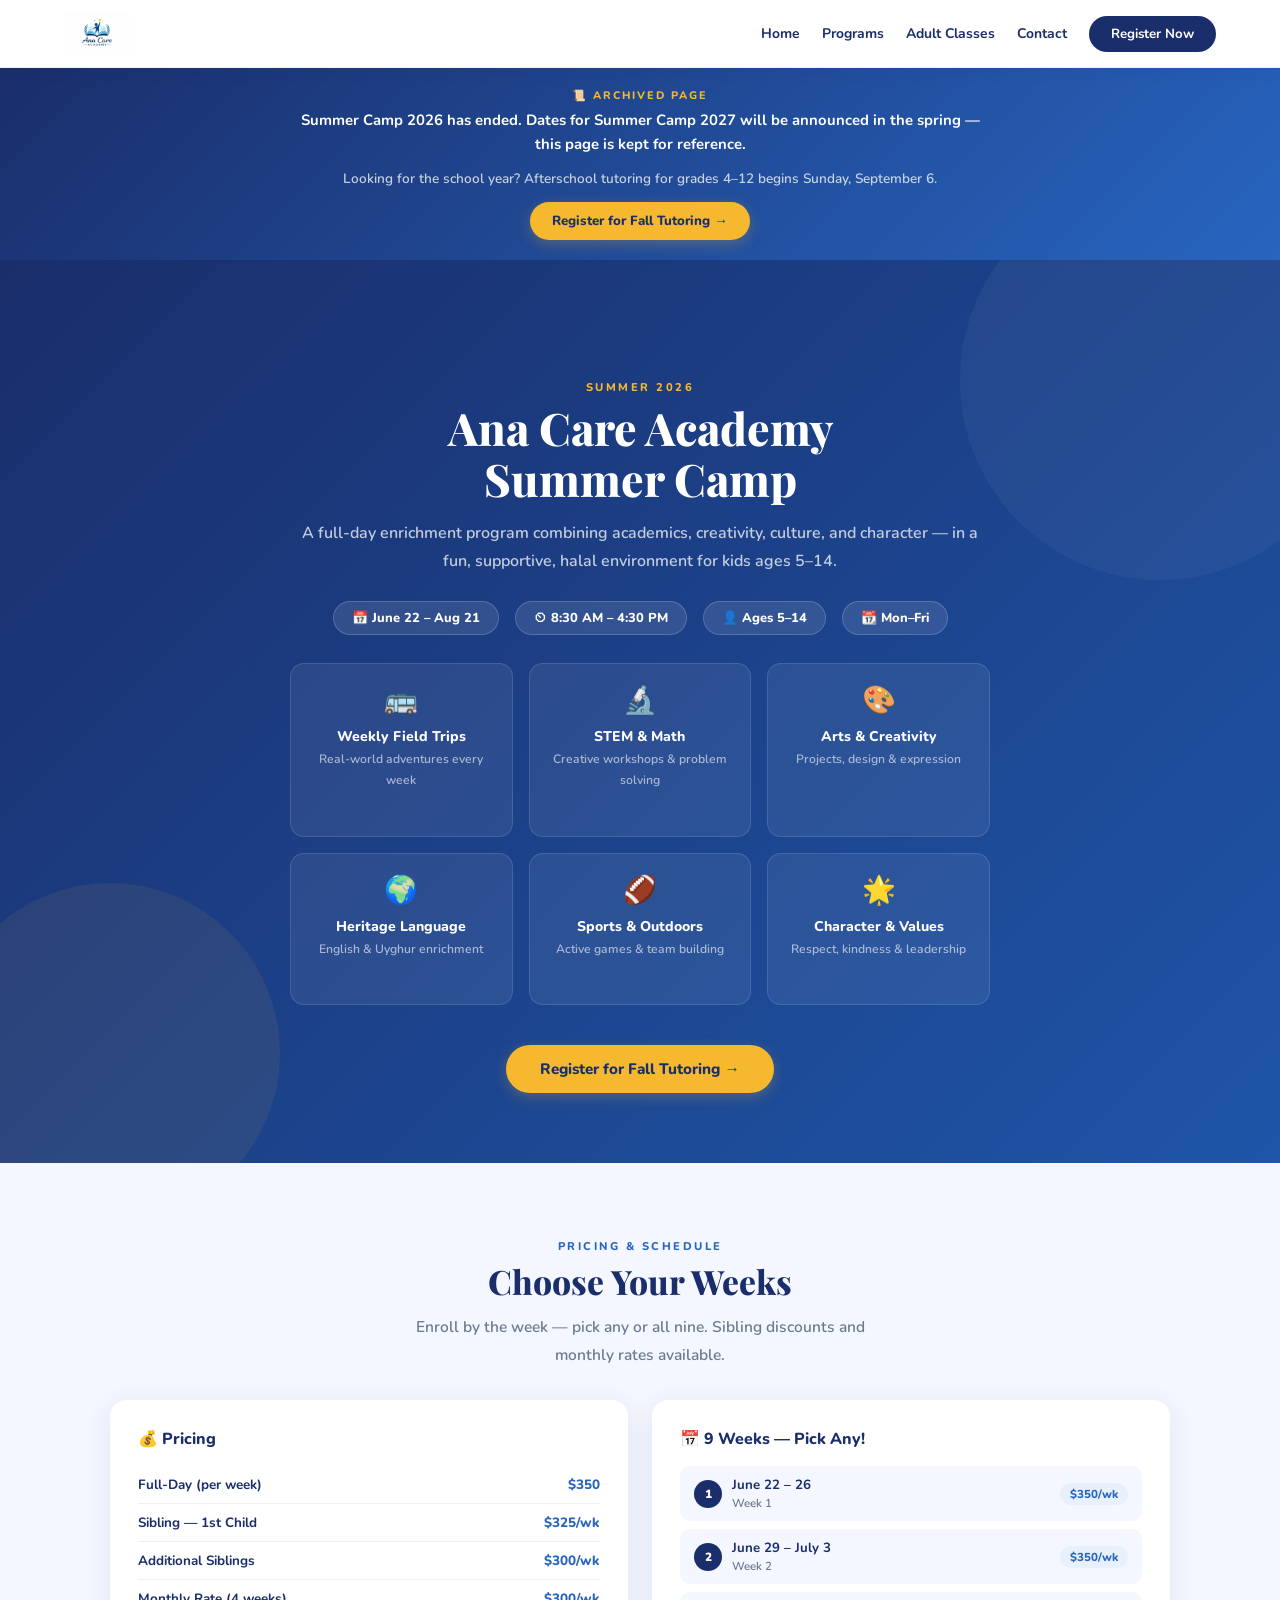
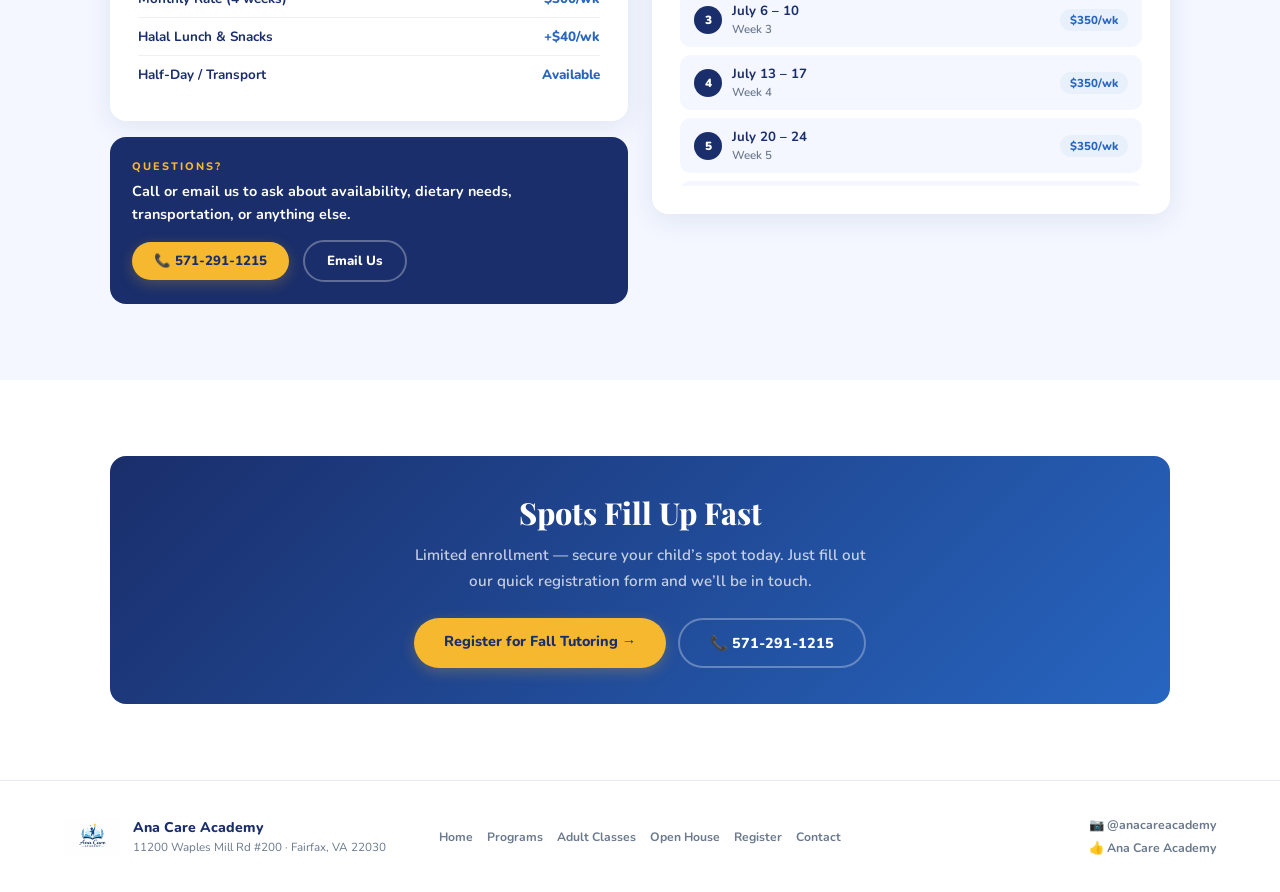
<file: summer.html>
<!DOCTYPE html>
<html lang="en">
<head>
<meta charset="UTF-8"><meta name="viewport" content="width=device-width,initial-scale=1">
<title>Summer Camp 2026 (Archived) 2026 – Ana Care Academy</title>
<link rel="preconnect" href="https://fonts.googleapis.com"><link href="https://fonts.googleapis.com/css2?family=Nunito:wght@400;600;700;800;900&family=Playfair+Display:wght@700;800&display=swap" rel="stylesheet">
<style>
*{box-sizing:border-box;margin:0;padding:0}html{scroll-behavior:smooth}
body{font-family:'Nunito',sans-serif;color:#1e2a3a;background:#fff;overflow-x:hidden}
:root{--navy:#1a2e6b;--blue:#2765c0;--gold:#f5b82e;--green:#277a4e;--light:#f4f7ff;--muted:#6b7a8d;--r:16px;--sh:0 6px 28px rgba(26,46,107,.09);--sh2:0 18px 50px rgba(26,46,107,.18)}
nav{position:fixed;top:0;left:0;right:0;z-index:999;height:68px;display:flex;align-items:center;justify-content:space-between;padding:0 5%;background:rgba(255,255,255,.96);backdrop-filter:blur(14px);border-bottom:1px solid rgba(26,46,107,.07);box-shadow:0 2px 16px rgba(26,46,107,.06)}
.brand img{height:44px;width:auto;display:block}
.nl{display:flex;align-items:center;gap:22px}
.nl a{text-decoration:none;color:var(--navy);font-weight:700;font-size:.87rem;transition:color .18s}
.nl a:hover{color:var(--blue)}
.cta{background:var(--navy)!important;color:#fff!important;padding:9px 22px;border-radius:50px;font-size:.83rem!important;transition:background .2s,transform .15s!important}
.cta:hover{background:var(--blue)!important;transform:translateY(-1px)}
.burger{display:none;flex-direction:column;gap:5px;background:none;border:none;cursor:pointer;padding:6px}
.burger span{display:block;width:22px;height:2px;background:var(--navy);border-radius:2px}
.nl.open{display:flex;flex-direction:column;position:fixed;top:68px;left:0;right:0;background:#fff;padding:20px 5%;gap:14px;box-shadow:0 10px 30px rgba(0,0,0,.1);z-index:998}
.nl.open a{padding:7px 0;border-bottom:1px solid rgba(0,0,0,.05);font-size:.95rem}
.nl.open .cta{text-align:center;border-radius:12px;padding:12px;border-bottom:none}
.btn{display:inline-block;padding:13px 30px;border-radius:50px;text-decoration:none;font-weight:800;font-size:.9rem;transition:all .2s;font-family:inherit;cursor:pointer;border:none}
.bn{background:var(--navy);color:#fff;box-shadow:0 4px 16px rgba(26,46,107,.2)}.bn:hover{background:var(--blue);transform:translateY(-2px)}
.bg{background:var(--gold);color:var(--navy);box-shadow:0 4px 14px rgba(245,184,46,.25)}.bg:hover{background:#e8a820;transform:translateY(-2px)}
.bo{background:#fff;color:var(--navy);border:2px solid rgba(26,46,107,.2)}.bo:hover{border-color:var(--blue);color:var(--blue);transform:translateY(-2px)}
.bv{background:var(--green);color:#fff}.bv:hover{background:#1f6040;transform:translateY(-2px)}
.bsm{padding:10px 22px;font-size:.83rem}
.sec{padding:76px 5%}.wrap{max-width:1060px;margin:0 auto}
.lbl{font-size:.7rem;font-weight:800;letter-spacing:2.5px;text-transform:uppercase;color:var(--blue);margin-bottom:7px}
.h2{font-family:'Playfair Display',serif;font-size:2.1rem;font-weight:800;color:var(--navy);line-height:1.2;margin-bottom:12px}
.sub{font-size:.97rem;color:var(--muted);font-weight:600;line-height:1.76}
.reveal{opacity:0;transform:translateY(20px);transition:opacity .5s ease,transform .5s ease}
.reveal.show{opacity:1;transform:none}
footer{background:#fff;border-top:1px solid rgba(26,46,107,.1);padding:36px 5%;display:grid;grid-template-columns:1fr auto 1fr;align-items:center;gap:20px}
.fl{display:flex;align-items:center;gap:12px}
.fl img{height:38px;width:auto}
.fn{font-weight:800;color:var(--navy);font-size:.88rem}.fa{color:var(--muted);font-size:.73rem;margin-top:2px}
.flinks{display:flex;gap:14px;justify-content:center;flex-wrap:wrap}
.flinks a{color:var(--muted);text-decoration:none;font-size:.76rem;font-weight:700;transition:color .18s}
.flinks a:hover{color:var(--blue)}
.fsoc{display:flex;flex-direction:column;gap:7px;align-items:flex-end}
.fsoc a{color:var(--muted);text-decoration:none;font-size:.77rem;font-weight:700;transition:color .18s}
.fsoc a:hover{color:var(--blue)}
@media(max-width:860px){.burger{display:flex}.nl:not(.open){display:none}footer{grid-template-columns:1fr;gap:16px}.fsoc{align-items:flex-start}}

.page-hero{padding:120px 5% 70px;background:linear-gradient(135deg,var(--navy) 0%,#1e55a8 100%);position:relative;overflow:hidden;text-align:center}
.page-hero::before{content:'';position:absolute;top:-80px;right:-80px;width:400px;height:400px;border-radius:50%;background:rgba(255,255,255,.04)}
.page-hero::after{content:'';position:absolute;bottom:-60px;left:-60px;width:340px;height:340px;border-radius:50%;background:rgba(245,184,46,.07)}
.page-hero-inner{max-width:700px;margin:0 auto;position:relative;z-index:1}
.page-hero .lbl{color:var(--gold)}
.page-hero h1{font-family:'Playfair Display',serif;font-size:2.8rem;font-weight:800;color:#fff;line-height:1.15;margin-bottom:14px}
.page-hero p{font-size:1rem;color:rgba(255,255,255,.74);font-weight:600;line-height:1.76;margin-bottom:26px}
.meta-row{display:flex;gap:16px;justify-content:center;flex-wrap:wrap;margin-bottom:28px}
.meta-chip{background:rgba(255,255,255,.1);border:1px solid rgba(255,255,255,.18);border-radius:50px;padding:7px 18px;font-size:.81rem;font-weight:800;color:#fff;display:flex;align-items:center;gap:6px}
.feat-grid{display:grid;grid-template-columns:repeat(3,1fr);gap:16px;margin-bottom:40px}
.feat{background:rgba(255,255,255,.07);border:1px solid rgba(255,255,255,.12);border-radius:14px;padding:18px;text-align:center;transition:background .2s}
.feat:hover{background:rgba(255,255,255,.12)}
.feat .fi{font-size:1.7rem;margin-bottom:8px;display:block}
.feat h3{font-size:.88rem;font-weight:800;color:#fff;margin-bottom:3px}
.feat p{font-size:.76rem;color:rgba(255,255,255,.6);font-weight:600}
.price-section{background:var(--light)}
.price-grid{display:grid;grid-template-columns:1fr 1fr;gap:24px;align-items:start}
.price-card{background:#fff;border-radius:var(--r);padding:28px;box-shadow:var(--sh)}
.price-card h3{font-size:1rem;font-weight:800;color:var(--navy);margin-bottom:16px}
.price-row{display:flex;justify-content:space-between;align-items:center;padding:9px 0;border-bottom:1px solid rgba(0,0,0,.06);font-size:.84rem}
.price-row:last-child{border-bottom:none}
.price-row .pl{font-weight:700;color:var(--navy)}
.price-row .pr{font-weight:800;color:var(--blue)}
.weeks-card{background:#fff;border-radius:var(--r);padding:28px;box-shadow:var(--sh)}
.weeks-card h3{font-size:1rem;font-weight:800;color:var(--navy);margin-bottom:16px}
.week-list{display:flex;flex-direction:column;gap:8px;max-height:320px;overflow-y:auto}
.wk{display:flex;align-items:center;justify-content:space-between;background:var(--light);border-radius:10px;padding:10px 14px}
.wk-l{display:flex;align-items:center;gap:10px}
.wk-n{width:28px;height:28px;border-radius:50%;background:var(--navy);color:#fff;display:flex;align-items:center;justify-content:center;font-size:.74rem;font-weight:900;flex-shrink:0}
.wk-label{font-size:.83rem;font-weight:700;color:var(--navy)}
.wk-dates{font-size:.72rem;color:var(--muted);font-weight:600;margin-top:1px}
.wk-tag{font-size:.72rem;font-weight:800;color:var(--blue);background:#e8f1fb;padding:3px 10px;border-radius:50px}
.cta-block{background:linear-gradient(135deg,var(--navy),var(--blue));border-radius:var(--r);padding:36px;text-align:center;color:#fff}
.cta-block h2{font-family:'Playfair Display',serif;font-size:1.9rem;font-weight:800;color:#fff;margin-bottom:10px}
.cta-block p{font-size:.95rem;color:rgba(255,255,255,.74);font-weight:600;margin-bottom:24px;max-width:460px;margin-left:auto;margin-right:auto;line-height:1.68}
.cta-btns{display:flex;gap:12px;justify-content:center;flex-wrap:wrap}
@media(max-width:860px){.feat-grid{grid-template-columns:1fr 1fr}.price-grid{grid-template-columns:1fr}.page-hero h1{font-size:2.1rem}}
@media(max-width:480px){.feat-grid{grid-template-columns:1fr}}
</style>
</head>
<body>
<nav>
<a href="index.html" class="brand"><img src="[data-uri]" alt="Ana Care Academy"></a>
<div class="nl" id="nl">
  <a href="index.html">Home</a>
  <a href="index.html#programs">Programs</a>
  <a href="adult-classes.html">Adult Classes</a>
  <a href="index.html#contact">Contact</a>
  <a href="register.html" class="cta">Register Now</a>
</div>
<button class="burger" onclick="document.getElementById('nl').classList.toggle('open')" aria-label="menu"><span></span><span></span><span></span></button>
</nav>

<div style="margin-top:68px;background:linear-gradient(135deg,var(--navy),var(--blue));color:#fff;padding:20px 5%;text-align:center">
  <p style="font-size:.68rem;font-weight:800;letter-spacing:2px;text-transform:uppercase;color:var(--gold);margin-bottom:6px">&#128220; Archived Page</p>
  <p style="font-size:.93rem;font-weight:700;max-width:680px;margin:0 auto 12px;line-height:1.6">Summer Camp 2026 has ended. Dates for Summer Camp 2027 will be announced in the spring &mdash; this page is kept for reference.</p>
  <p style="font-size:.85rem;color:rgba(255,255,255,.75);font-weight:600;margin-bottom:14px">Looking for the school year? Afterschool tutoring for grades 4&ndash;12 begins Sunday, September 6.</p>
  <a href="register.html" class="btn bg bsm">Register for Fall Tutoring &rarr;</a>
</div>

<section class="page-hero">
<div class="page-hero-inner">
  <div class="lbl">Summer 2026</div>
  <h1>Ana Care Academy<br>Summer Camp</h1>
  <p>A full-day enrichment program combining academics, creativity, culture, and character &mdash; in a fun, supportive, halal environment for kids ages 5&ndash;14.</p>
  <div class="meta-row">
    <div class="meta-chip">&#128197; June 22 &ndash; Aug 21</div>
    <div class="meta-chip">&#9202; 8:30 AM &ndash; 4:30 PM</div>
    <div class="meta-chip">&#128100; Ages 5&ndash;14</div>
    <div class="meta-chip">&#128198; Mon&ndash;Fri</div>
  </div>
  <div class="feat-grid">
    <div class="feat"><span class="fi">&#128652;</span><h3>Weekly Field Trips</h3><p>Real-world adventures every week</p></div>
    <div class="feat"><span class="fi">&#128300;</span><h3>STEM &amp; Math</h3><p>Creative workshops &amp; problem solving</p></div>
    <div class="feat"><span class="fi">&#127912;</span><h3>Arts &amp; Creativity</h3><p>Projects, design &amp; expression</p></div>
    <div class="feat"><span class="fi">&#127757;</span><h3>Heritage Language</h3><p>English &amp; Uyghur enrichment</p></div>
    <div class="feat"><span class="fi">&#127944;</span><h3>Sports &amp; Outdoors</h3><p>Active games &amp; team building</p></div>
    <div class="feat"><span class="fi">&#127775;</span><h3>Character &amp; Values</h3><p>Respect, kindness &amp; leadership</p></div>
  </div>
  <a href="register.html" target="_blank" class="btn bg" style="font-size:.95rem;padding:14px 34px">Register for Fall Tutoring &rarr;</a>
</div>
</section>

<section class="sec price-section">
<div class="wrap">
  <div style="margin-bottom:32px;text-align:center">
    <div class="lbl">Pricing &amp; Schedule</div>
    <div class="h2">Choose Your Weeks</div>
    <p class="sub" style="max-width:460px;text-align:center;margin:0 auto">Enroll by the week &mdash; pick any or all nine. Sibling discounts and monthly rates available.</p>
  </div>
  <div class="price-grid">
    <div>
      <div class="price-card reveal">
        <h3>&#128176; Pricing</h3>
        <div class="price-row"><span class="pl">Full-Day (per week)</span><span class="pr">$350</span></div>
        <div class="price-row"><span class="pl">Sibling &mdash; 1st Child</span><span class="pr">$325/wk</span></div>
        <div class="price-row"><span class="pl">Additional Siblings</span><span class="pr">$300/wk</span></div>
        <div class="price-row"><span class="pl">Monthly Rate (4 weeks)</span><span class="pr">$300/wk</span></div>
        <div class="price-row"><span class="pl">Halal Lunch &amp; Snacks</span><span class="pr">+$40/wk</span></div>
        <div class="price-row"><span class="pl">Half-Day / Transport</span><span class="pr">Available</span></div>
      </div>
      <div style="background:var(--navy);border-radius:var(--r);padding:22px;margin-top:16px;color:#fff">
        <p style="font-size:.68rem;font-weight:800;letter-spacing:2px;text-transform:uppercase;color:var(--gold);margin-bottom:6px">Questions?</p>
        <p style="font-size:.9rem;font-weight:700;color:#fff;margin-bottom:14px;line-height:1.6">Call or email us to ask about availability, dietary needs, transportation, or anything else.</p>
        <a href="tel:5712911215" class="btn bg bsm" style="margin-right:10px">&#128222; 571-291-1215</a>
        <a href="mailto:admin@anacareacademy.com" class="btn bo bsm" style="background:transparent;color:#fff;border-color:rgba(255,255,255,.3)">Email Us</a>
      </div>
    </div>
    <div class="weeks-card reveal">
      <h3>&#128197; 9 Weeks &mdash; Pick Any!</h3>
      <div class="week-list">
        <div class="wk"><div class="wk-l"><div class="wk-n">1</div><div><div class="wk-label">June 22 &ndash; 26</div><div class="wk-dates">Week 1</div></div></div><span class="wk-tag">$350/wk</span></div>
        <div class="wk"><div class="wk-l"><div class="wk-n">2</div><div><div class="wk-label">June 29 &ndash; July 3</div><div class="wk-dates">Week 2</div></div></div><span class="wk-tag">$350/wk</span></div>
        <div class="wk"><div class="wk-l"><div class="wk-n">3</div><div><div class="wk-label">July 6 &ndash; 10</div><div class="wk-dates">Week 3</div></div></div><span class="wk-tag">$350/wk</span></div>
        <div class="wk"><div class="wk-l"><div class="wk-n">4</div><div><div class="wk-label">July 13 &ndash; 17</div><div class="wk-dates">Week 4</div></div></div><span class="wk-tag">$350/wk</span></div>
        <div class="wk"><div class="wk-l"><div class="wk-n">5</div><div><div class="wk-label">July 20 &ndash; 24</div><div class="wk-dates">Week 5</div></div></div><span class="wk-tag">$350/wk</span></div>
        <div class="wk"><div class="wk-l"><div class="wk-n">6</div><div><div class="wk-label">July 27 &ndash; 31</div><div class="wk-dates">Week 6</div></div></div><span class="wk-tag">$350/wk</span></div>
        <div class="wk"><div class="wk-l"><div class="wk-n">7</div><div><div class="wk-label">Aug 3 &ndash; 7</div><div class="wk-dates">Week 7</div></div></div><span class="wk-tag">$350/wk</span></div>
        <div class="wk"><div class="wk-l"><div class="wk-n">8</div><div><div class="wk-label">Aug 10 &ndash; 14</div><div class="wk-dates">Week 8</div></div></div><span class="wk-tag">$350/wk</span></div>
        <div class="wk"><div class="wk-l"><div class="wk-n">9</div><div><div class="wk-label">Aug 17 &ndash; 21</div><div class="wk-dates">Week 9</div></div></div><span class="wk-tag">$350/wk</span></div>
      </div>
    </div>
  </div>
</div>
</section>

<section class="sec" style="background:#fff">
<div class="wrap">
  <div class="cta-block reveal">
    <h2>Spots Fill Up Fast</h2>
    <p>Limited enrollment &mdash; secure your child&rsquo;s spot today. Just fill out our quick registration form and we&rsquo;ll be in touch.</p>
    <div class="cta-btns">
      <a href="register.html" target="_blank" class="btn bg">Register for Fall Tutoring &rarr;</a>
      <a href="tel:5712911215" class="btn bo" style="background:transparent;color:#fff;border-color:rgba(255,255,255,.3)">&#128222; 571-291-1215</a>
    </div>
  </div>
</div>
</section>

<footer>
<div class="fl"><img src="[data-uri]" alt="Ana Care Academy"><div><p class="fn">Ana Care Academy</p><p class="fa">11200 Waples Mill Rd #200 &middot; Fairfax, VA 22030</p></div></div>
<div class="flinks"><a href="index.html">Home</a><a href="index.html#programs">Programs</a><a href="adult-classes.html">Adult Classes</a><a href="events.html">Open House</a><a href="register.html">Register</a><a href="index.html#contact">Contact</a></div>
<div class="fsoc"><a href="https://www.instagram.com/anacareacademy" target="_blank">&#128247; @anacareacademy</a><a href="https://www.facebook.com/AnaCareAcademy" target="_blank">&#128077; Ana Care Academy</a></div>
</footer>
<script>const o=new IntersectionObserver(e=>e.forEach(x=>{if(x.isIntersecting)x.target.classList.add("show")}),{threshold:.1});document.querySelectorAll(".reveal").forEach(x=>o.observe(x));</script>
</body></html>
</file>
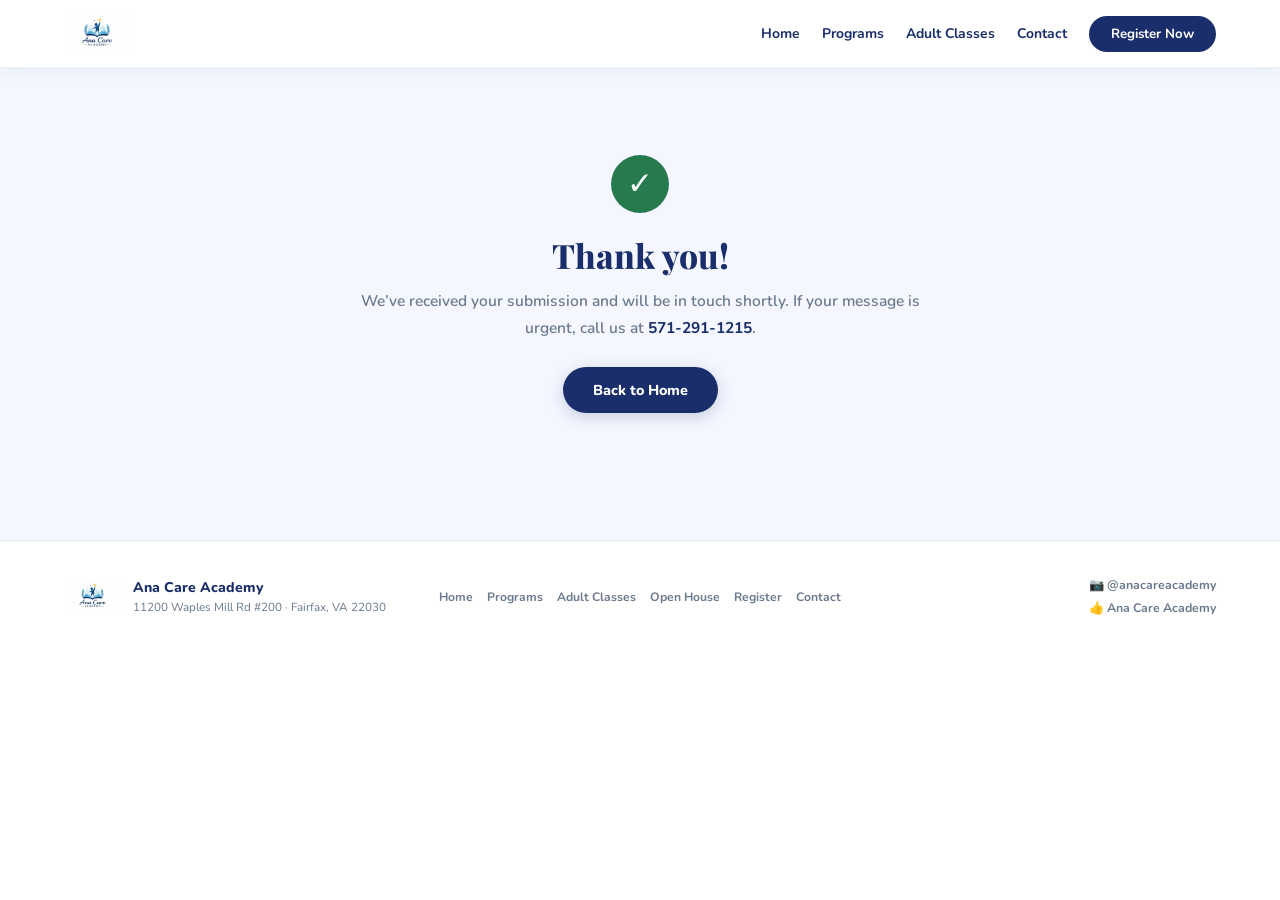
<file: thank-you.html>
<!DOCTYPE html>
<html lang="en">
<head>
<meta charset="UTF-8"><meta name="viewport" content="width=device-width,initial-scale=1">
<title>Thank You | Ana Care Academy</title>
<meta name="description" content="Thank you for contacting Ana Care Academy.">
<link rel="preconnect" href="https://fonts.googleapis.com"><link href="https://fonts.googleapis.com/css2?family=Nunito:wght@400;600;700;800;900&family=Playfair+Display:wght@700;800&display=swap" rel="stylesheet">
<style>
*{box-sizing:border-box;margin:0;padding:0}html{scroll-behavior:smooth}
body{font-family:'Nunito',sans-serif;color:#1e2a3a;background:#fff;overflow-x:hidden}
:root{--navy:#1a2e6b;--blue:#2765c0;--gold:#f5b82e;--green:#277a4e;--light:#f4f7ff;--muted:#6b7a8d;--r:16px;--sh:0 6px 28px rgba(26,46,107,.09);--sh2:0 18px 50px rgba(26,46,107,.18)}
nav{position:fixed;top:0;left:0;right:0;z-index:999;height:68px;display:flex;align-items:center;justify-content:space-between;padding:0 5%;background:rgba(255,255,255,.96);backdrop-filter:blur(14px);border-bottom:1px solid rgba(26,46,107,.07);box-shadow:0 2px 16px rgba(26,46,107,.06)}
.brand img{height:44px;width:auto;display:block}
.nl{display:flex;align-items:center;gap:22px}
.nl a{text-decoration:none;color:var(--navy);font-weight:700;font-size:.87rem;transition:color .18s}
.nl a:hover{color:var(--blue)}
.cta{background:var(--navy)!important;color:#fff!important;padding:9px 22px;border-radius:50px;font-size:.83rem!important;transition:background .2s,transform .15s!important}
.cta:hover{background:var(--blue)!important;transform:translateY(-1px)}
.burger{display:none;flex-direction:column;gap:5px;background:none;border:none;cursor:pointer;padding:6px}
.burger span{display:block;width:22px;height:2px;background:var(--navy);border-radius:2px}
.nl.open{display:flex;flex-direction:column;position:fixed;top:68px;left:0;right:0;background:#fff;padding:20px 5%;gap:14px;box-shadow:0 10px 30px rgba(0,0,0,.1);z-index:998}
.nl.open a{padding:7px 0;border-bottom:1px solid rgba(0,0,0,.05);font-size:.95rem}
.nl.open .cta{text-align:center;border-radius:12px;padding:12px;border-bottom:none}
.btn{display:inline-block;padding:13px 30px;border-radius:50px;text-decoration:none;font-weight:800;font-size:.9rem;transition:all .2s;font-family:inherit;cursor:pointer;border:none}
.bn{background:var(--navy);color:#fff;box-shadow:0 4px 16px rgba(26,46,107,.2)}.bn:hover{background:var(--blue);transform:translateY(-2px)}
.bg{background:var(--gold);color:var(--navy);box-shadow:0 4px 14px rgba(245,184,46,.25)}.bg:hover{background:#e8a820;transform:translateY(-2px)}
.bo{background:#fff;color:var(--navy);border:2px solid rgba(26,46,107,.2)}.bo:hover{border-color:var(--blue);color:var(--blue);transform:translateY(-2px)}
.bv{background:var(--green);color:#fff}.bv:hover{background:#1f6040;transform:translateY(-2px)}
.bsm{padding:10px 22px;font-size:.83rem}
.sec{padding:76px 5%}.wrap{max-width:1060px;margin:0 auto}
.lbl{font-size:.7rem;font-weight:800;letter-spacing:2.5px;text-transform:uppercase;color:var(--blue);margin-bottom:7px}
.h2{font-family:'Playfair Display',serif;font-size:2.1rem;font-weight:800;color:var(--navy);line-height:1.2;margin-bottom:12px}
.sub{font-size:.97rem;color:var(--muted);font-weight:600;line-height:1.76}
.reveal{opacity:0;transform:translateY(20px);transition:opacity .5s ease,transform .5s ease}
.reveal.show{opacity:1;transform:none}
footer{background:#fff;border-top:1px solid rgba(26,46,107,.1);padding:36px 5%;display:grid;grid-template-columns:1fr auto 1fr;align-items:center;gap:20px}
.fl{display:flex;align-items:center;gap:12px}
.fl img{height:38px;width:auto}
.fn{font-weight:800;color:var(--navy);font-size:.88rem}.fa{color:var(--muted);font-size:.73rem;margin-top:2px}
.flinks{display:flex;gap:14px;justify-content:center;flex-wrap:wrap}
.flinks a{color:var(--muted);text-decoration:none;font-size:.76rem;font-weight:700;transition:color .18s}
.flinks a:hover{color:var(--blue)}
.fsoc{display:flex;flex-direction:column;gap:7px;align-items:flex-end}
.fsoc a{color:var(--muted);text-decoration:none;font-size:.77rem;font-weight:700;transition:color .18s}
.fsoc a:hover{color:var(--blue)}
@media(max-width:860px){.burger{display:flex}.nl:not(.open){display:none}footer{grid-template-columns:1fr;gap:16px}.fsoc{align-items:flex-start}}

.hero{min-height:100vh;display:flex;align-items:center;padding:100px 5% 70px;background:linear-gradient(145deg,#e6edfb,#f3f8ff 50%,#fff9f0);position:relative;overflow:hidden}
.hero::before{content:'';position:absolute;top:-100px;right:-120px;width:540px;height:540px;border-radius:50%;background:radial-gradient(circle,rgba(79,163,224,.15),transparent 68%)}
.hero::after{content:'';position:absolute;bottom:-80px;left:-80px;width:400px;height:400px;border-radius:50%;background:radial-gradient(circle,rgba(245,184,46,.11),transparent 68%)}
.hero-w{max-width:1060px;margin:0 auto;display:grid;grid-template-columns:1fr 1fr;gap:52px;align-items:center;position:relative;z-index:1;width:100%}
.pill{display:inline-flex;align-items:center;gap:6px;background:rgba(39,101,192,.1);color:var(--blue);padding:5px 14px;border-radius:50px;font-size:.71rem;font-weight:800;letter-spacing:1.5px;text-transform:uppercase;margin-bottom:15px}
.hero-brand{font-family:'Playfair Display',serif;font-size:3.4rem;font-weight:800;color:var(--navy);line-height:1.06;margin-bottom:8px}
.hero-brand em{font-style:normal;color:var(--blue)}
.hero h1{font-family:'Playfair Display',serif;font-size:1.8rem;font-weight:700;color:var(--navy);line-height:1.22;margin-bottom:16px}
.hero h1 em{font-style:normal;color:var(--blue)}
.hero-p{font-size:.98rem;color:var(--muted);line-height:1.78;margin-bottom:26px;font-weight:600}
.hbtns{display:flex;gap:11px;flex-wrap:wrap}
.fcards{display:flex;flex-direction:column;gap:12px}
.fc{background:#fff;border-radius:var(--r);padding:15px 19px;box-shadow:var(--sh);display:flex;align-items:center;gap:12px;transition:transform .3s,box-shadow .3s;opacity:0;animation:fIn .5s ease forwards}
.fc:nth-child(1){animation-delay:.15s}.fc:nth-child(2){animation-delay:.28s;margin-left:20px}.fc:nth-child(3){animation-delay:.41s}.fc:nth-child(4){animation-delay:.54s;margin-left:20px}
@keyframes fIn{from{opacity:0;transform:translateY(16px)}to{opacity:1;transform:none}}
.fc:hover{transform:translateY(-4px);box-shadow:var(--sh2)}
.fci{width:44px;height:44px;border-radius:11px;display:flex;align-items:center;justify-content:center;font-size:20px;flex-shrink:0}
.bb{background:#e6f0fb}.by{background:#fff8e1}.bgr{background:#e8f5ee}.bp{background:#ffeef5}
.fc h3{font-size:.88rem;font-weight:800;color:var(--navy);margin-bottom:2px}
.fc p{font-size:.75rem;color:var(--muted);font-weight:600}
.pgrid{display:grid;grid-template-columns:repeat(3,1fr);gap:17px}
.pg{background:var(--light);border-radius:var(--r);padding:22px;border-top:4px solid transparent;transition:transform .3s,box-shadow .3s}
.pg:hover{transform:translateY(-4px);box-shadow:var(--sh)}
.pg.p1{border-color:var(--blue)}.pg.p2{border-color:var(--navy)}.pg.p3{border-color:var(--gold)}.pg.p4{border-color:#4fa3e0}.pg.p5{border-color:var(--green)}.pg.p6{border-color:#e05b8a}
.pg .pi{font-size:1.75rem;margin-bottom:10px;display:block}
.pg h3{font-size:.95rem;font-weight:800;color:var(--navy);margin-bottom:5px}
.pg p{font-size:.81rem;color:var(--muted);font-weight:600;line-height:1.6}
.pg .pt{display:inline-block;margin-top:10px;background:rgba(26,46,107,.08);color:var(--navy);font-size:.68rem;font-weight:800;padding:3px 10px;border-radius:50px}
.pvgrid{display:grid;grid-template-columns:1fr 1fr;gap:20px}
.pv{border-radius:var(--r);overflow:hidden;text-decoration:none;display:block;box-shadow:var(--sh);transition:transform .3s,box-shadow .3s}
.pv:hover{transform:translateY(-5px);box-shadow:var(--sh2)}
.pv-t{padding:28px 26px}
.pv-t.nb{background:linear-gradient(135deg,var(--navy),var(--blue))}
.pv-t.gn{background:linear-gradient(135deg,#1b5e38,var(--green))}
.pv-ey{font-size:.68rem;font-weight:800;letter-spacing:1.2px;text-transform:uppercase;color:rgba(255,255,255,.58);margin-bottom:5px}
.pv h3{font-family:'Playfair Display',serif;font-size:1.4rem;font-weight:800;color:#fff;line-height:1.2;margin-bottom:7px}
.pv .pvsub{font-size:.84rem;color:rgba(255,255,255,.74);font-weight:600;margin-bottom:15px;line-height:1.58}
.pv-b{background:#fff;padding:17px 26px;display:flex;align-items:center;justify-content:space-between}
.pv-b p{font-size:.8rem;color:var(--muted);font-weight:600}
.pv-arr{font-size:.8rem;font-weight:800;color:var(--blue)}
.rgrid{display:grid;grid-template-columns:repeat(3,1fr);gap:18px}
.rc{border-radius:var(--r);overflow:hidden;box-shadow:var(--sh);transition:transform .3s,box-shadow .3s}
.rc:hover{transform:translateY(-4px);box-shadow:var(--sh2)}
.rc-t{padding:22px}
.rc-t.nb{background:linear-gradient(135deg,var(--navy),var(--blue))}
.rc-t.ab{background:linear-gradient(135deg,#a06b00,var(--gold))}
.rc-t.gr{background:linear-gradient(135deg,#1b5e38,var(--green))}
.rc .ri{font-size:1.9rem;display:block;margin-bottom:9px}
.rc-t h3{font-size:1.05rem;font-weight:800;color:#fff;line-height:1.2;margin-bottom:4px}
.rc-t p{font-size:.77rem;color:rgba(255,255,255,.72);font-weight:600;line-height:1.5}
.rc-b{background:#fff;padding:18px 20px}
.rd{display:flex;align-items:center;gap:7px;font-size:.8rem;font-weight:700;color:var(--navy);margin-bottom:6px}
.rd span{color:var(--muted);font-weight:600}
.rc-b .btn{display:block;text-align:center;margin-top:12px;font-size:.85rem;padding:10px 18px}
.ci{display:flex;align-items:center;gap:14px;background:rgba(255,255,255,.07);border:1px solid rgba(255,255,255,.1);border-radius:14px;padding:14px 18px;margin-bottom:11px;text-decoration:none;transition:background .2s}
.ci:hover{background:rgba(255,255,255,.12)}
.cico{width:38px;height:38px;border-radius:10px;background:rgba(255,255,255,.12);display:flex;align-items:center;justify-content:center;font-size:17px;flex-shrink:0;color:#fff}
.ci-text{display:flex;flex-direction:column;gap:1px}
.ci-text strong{display:block;font-size:.63rem;font-weight:800;letter-spacing:1.8px;text-transform:uppercase;color:var(--gold)}
.ci-text span{font-size:.88rem;font-weight:700;color:rgba(255,255,255,.92);line-height:1.3}
.ci:hover .ci-text span{color:var(--gold)}
.soc{display:flex;gap:10px;margin-top:6px}
.soc-btn{flex:1;display:flex;align-items:center;justify-content:center;gap:9px;border-radius:12px;padding:12px 16px;text-decoration:none;color:#fff;font-size:.82rem;font-weight:800;transition:all .2s}
.soc-btn:hover{transform:translateY(-2px);opacity:.9}
.soc-ig{background:linear-gradient(135deg,#833ab4,#fd1d1d,#fcb045)}
.soc-fb{background:#1877f2}
.cgrid{display:grid;grid-template-columns:1.1fr 1fr;gap:50px;align-items:start}
.mapbox{border-radius:var(--r);overflow:hidden;border:2px solid rgba(255,255,255,.1)}
.mhd{background:rgba(255,255,255,.08);padding:13px 17px}
.mhd h4{color:#fff;font-size:.85rem;font-weight:800;margin-bottom:2px}
.mhd p{color:rgba(255,255,255,.48);font-size:.73rem}
.mapbox iframe{width:100%;height:230px;border:none;display:block}
.mft{background:rgba(255,255,255,.04);padding:10px 17px}
.mft a{color:var(--gold);font-size:.77rem;font-weight:800;text-decoration:none}
@media(max-width:860px){.hero-w,.pvgrid,.rgrid,.cgrid{grid-template-columns:1fr;gap:26px}.fcards{display:none}.hero-brand{font-size:2.5rem}.hero h1{font-size:1.5rem}.pgrid{grid-template-columns:1fr 1fr}}
@media(max-width:560px){.pgrid{grid-template-columns:1fr}}
</style>
<link rel="stylesheet" href="forms.css">

<style>.pagetop{padding-top:104px}</style>
</head>
<body>
<nav>
<a href="index.html" class="brand"><img src="[data-uri]" alt="Ana Care Academy"></a>
<div class="nl" id="nl">
  <a href="index.html">Home</a>
  <a href="index.html#programs">Programs</a>
  <a href="adult-classes.html">Adult Classes</a>
  <a href="index.html#contact">Contact</a>
  <a href="register.html" class="cta">Register Now</a>
</div>
<button class="burger" onclick="document.getElementById('nl').classList.toggle('open')" aria-label="menu"><span></span><span></span><span></span></button>
</nav>
<section class="sec pagetop" style="background:var(--light);min-height:60vh;display:flex;align-items:center">
<div class="wrap" style="text-align:center;max-width:560px">
  <div class="fcheck" style="margin-bottom:22px">&#10003;</div>
  <div class="h2">Thank you!</div>
  <p class="sub" style="text-align:center;margin:0 auto 26px">We&rsquo;ve received your submission and will be in touch shortly. If your message is urgent, call us at <strong style="color:var(--navy)">571-291-1215</strong>.</p>
  <a href="index.html" class="btn bn">Back to Home</a>
</div>
</section>
<footer>
<div class="fl"><img src="[data-uri]" alt="Ana Care Academy"><div><p class="fn">Ana Care Academy</p><p class="fa">11200 Waples Mill Rd #200 &middot; Fairfax, VA 22030</p></div></div>
<div class="flinks"><a href="index.html">Home</a><a href="index.html#programs">Programs</a><a href="adult-classes.html">Adult Classes</a><a href="events.html">Open House</a><a href="register.html">Register</a><a href="index.html#contact">Contact</a></div>
<div class="fsoc"><a href="https://www.instagram.com/anacareacademy" target="_blank">&#128247; @anacareacademy</a><a href="https://www.facebook.com/AnaCareAcademy" target="_blank">&#128077; Ana Care Academy</a></div>
</footer>

<script>const o=new IntersectionObserver(e=>e.forEach(x=>{if(x.isIntersecting)x.target.classList.add("show")}),{threshold:.1});document.querySelectorAll(".reveal").forEach(x=>o.observe(x));</script>
</body></html>
</file>
<file: forms.css>
/* ---- Pricing cards ---- */
.prgrid{display:grid;grid-template-columns:repeat(auto-fit,minmax(300px,1fr));gap:22px;max-width:840px;margin:0 auto}
.prc{background:#fff;border:1px solid rgba(26,46,107,.1);border-radius:var(--r);padding:30px 26px;box-shadow:var(--sh);display:flex;flex-direction:column}
.prc-h{text-align:center;padding-bottom:20px;border-bottom:1px solid rgba(26,46,107,.08);margin-bottom:20px}
.prc-ey{font-size:.68rem;font-weight:800;letter-spacing:2px;text-transform:uppercase;color:var(--blue)}
.prc-amt{font-family:'Playfair Display',serif;font-size:2.9rem;font-weight:800;color:var(--navy);line-height:1.1;margin:6px 0 4px}
.prc-unit{font-size:.83rem;color:var(--muted);font-weight:700}
.prc-l{list-style:none;margin-bottom:22px;flex:1}
.prc-l li{display:flex;gap:11px;align-items:flex-start;margin-bottom:14px;font-size:.85rem;color:var(--muted);font-weight:600;line-height:1.5}
.prc-l li span{font-size:1.05rem;flex:none;line-height:1.3}
.prc-l li strong{color:var(--navy);font-weight:800}
.prc-fine{font-size:.72rem;color:var(--muted);text-align:center;margin-top:11px;font-weight:600}

/* ---- Why-us cards ---- */
.wgrid{display:grid;grid-template-columns:repeat(auto-fit,minmax(255px,1fr));gap:20px}
.wc{background:var(--light);border-radius:var(--r);padding:26px 24px;border:1px solid rgba(26,46,107,.07)}
.wc .wi{font-size:1.7rem;display:block;margin-bottom:11px}
.wc h3{font-size:1rem;color:var(--navy);font-weight:800;margin-bottom:6px}
.wc p{font-size:.85rem;color:var(--muted);font-weight:600;line-height:1.65}

/* ---- Forms ---- */
.fcard{background:#fff;border-radius:var(--r);padding:34px 32px;box-shadow:var(--sh2);max-width:720px;margin:0 auto}
.fh{font-family:'Playfair Display',serif;font-size:1.5rem;font-weight:800;color:var(--navy);margin-bottom:6px}
.fsub{font-size:.88rem;color:var(--muted);font-weight:600;margin-bottom:24px;line-height:1.65}
.ffield{margin-bottom:18px}
.flbl{display:block;font-weight:800;font-size:.8rem;margin-bottom:7px;color:var(--navy)}
.freq{color:#c0392b;margin-left:2px}
.fhint{display:block;font-weight:600;color:var(--muted);font-size:.74rem;margin-top:2px}
.fcard input[type=text],.fcard input[type=email],.fcard input[type=tel],.fcard select,.fcard textarea{
  width:100%;padding:12px 14px;border:1.5px solid rgba(26,46,107,.15);border-radius:10px;
  font-family:inherit;font-size:.9rem;font-weight:600;color:#1e2a3a;background:#fff;transition:border-color .18s,box-shadow .18s}
.fcard input:focus,.fcard select:focus,.fcard textarea:focus{outline:none;border-color:var(--blue);box-shadow:0 0 0 3px rgba(39,101,192,.13)}
.fcard textarea{min-height:110px;resize:vertical}
.fcard [aria-invalid="true"]{border-color:#c0392b}
.frow{display:flex;gap:16px;flex-wrap:wrap}
.frow>.ffield{flex:1 1 210px}
.fcard fieldset{border:1.5px solid rgba(26,46,107,.12);border-radius:10px;padding:14px 16px 6px;margin:0 0 18px}
.fcard legend{font-weight:800;font-size:.8rem;padding:0 6px;color:var(--navy)}
.fopts{display:flex;flex-wrap:wrap;gap:9px 17px}
.fopt{display:flex;align-items:center;gap:8px;font-size:.85rem;font-weight:600;color:#1e2a3a;cursor:pointer;padding:4px 0}
.fopt input{width:17px;height:17px;accent-color:var(--navy);cursor:pointer;flex:none}
.fdays .fopt{flex:0 0 auto;background:var(--light);border:1px solid rgba(26,46,107,.1);border-radius:20px;padding:7px 14px}
.ferr{color:#c0392b;font-size:.76rem;margin-top:6px;display:none;font-weight:700}
.ferr.show{display:block}
.fhp{position:absolute;left:-9999px;width:1px;height:1px;overflow:hidden}
.ffine{font-size:.73rem;color:var(--muted);text-align:center;margin-top:13px;font-weight:600;line-height:1.55}
.fsuccess{display:none;text-align:center;padding:40px 16px}
.fsuccess.show{display:block}
.fcheck{width:58px;height:58px;border-radius:50%;background:var(--green);color:#fff;display:flex;align-items:center;justify-content:center;font-size:31px;margin:0 auto 18px}
.fsuccess h3{font-family:'Playfair Display',serif;font-size:1.4rem;color:var(--navy);font-weight:800;margin-bottom:8px}
.fsuccess p{font-size:.88rem;color:var(--muted);font-weight:600}
@media(max-width:600px){.fcard{padding:24px 20px}.prc{padding:24px 20px}}
</file>
